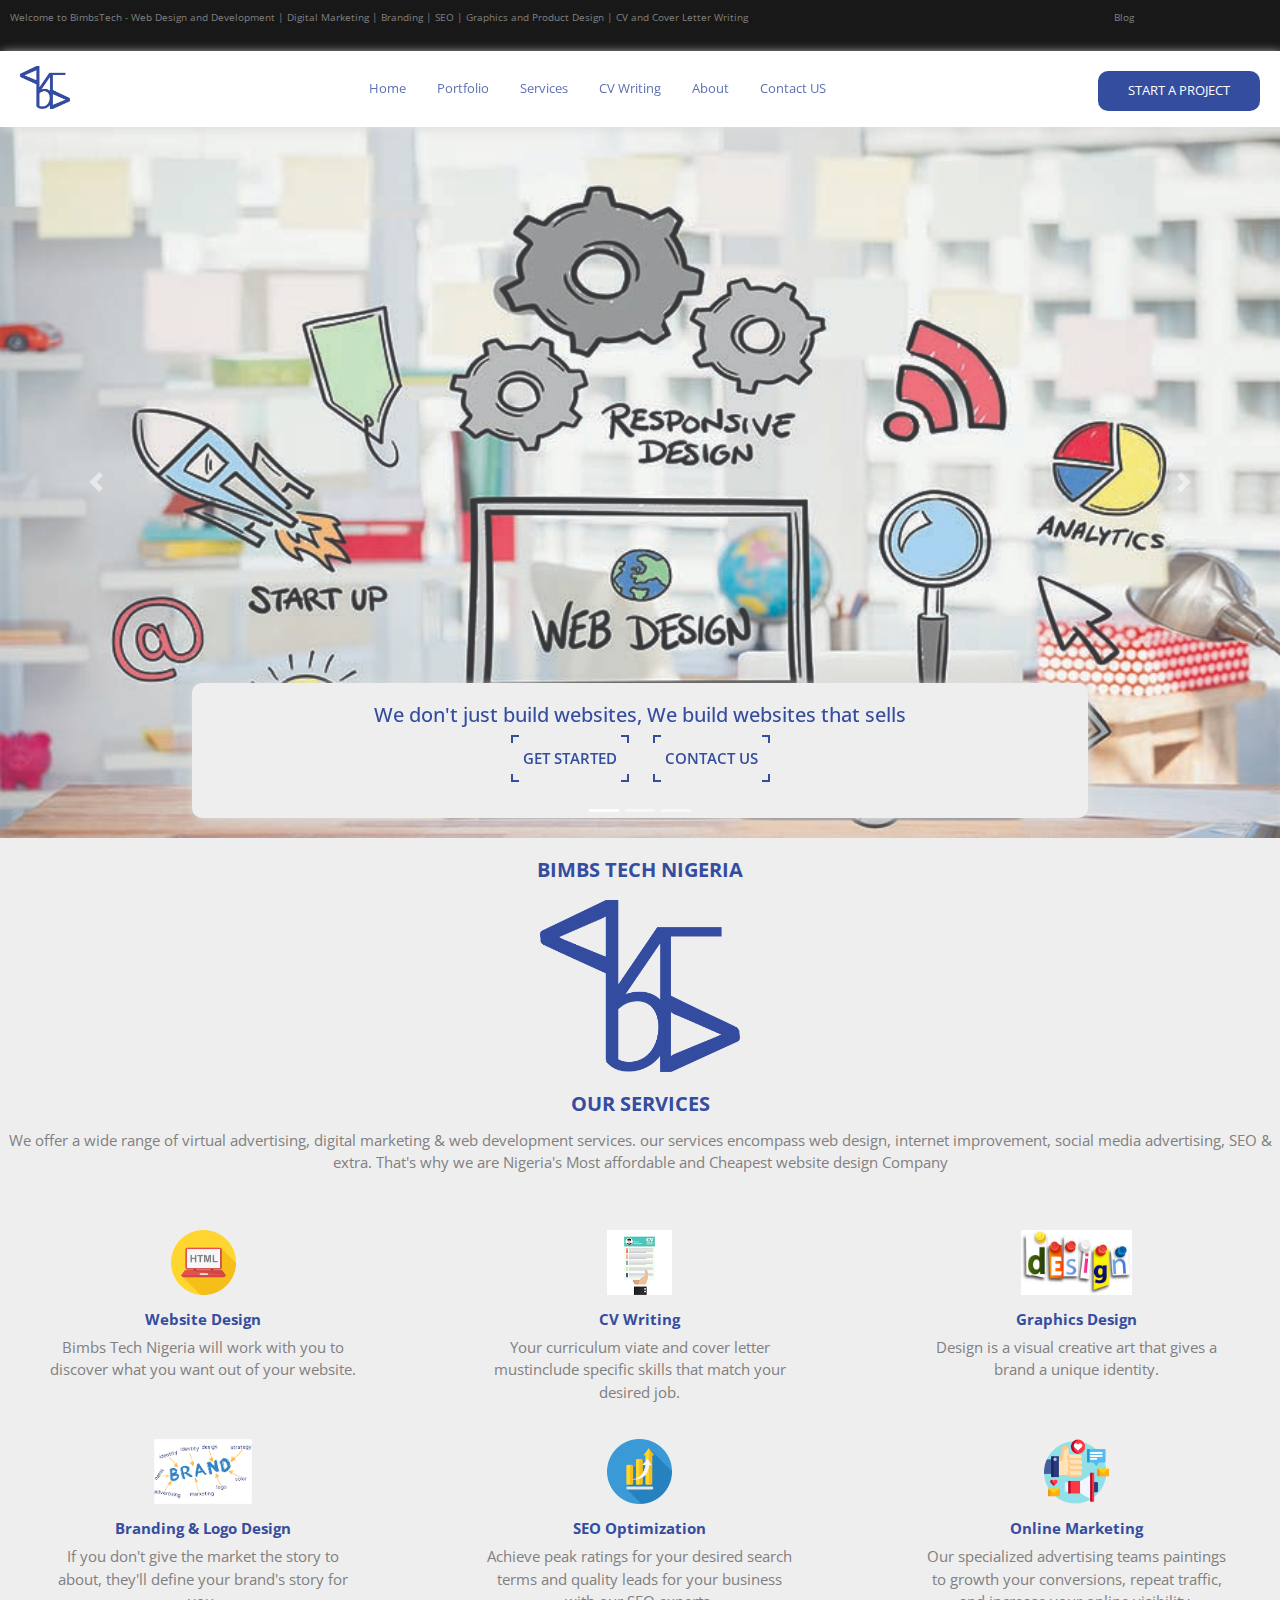
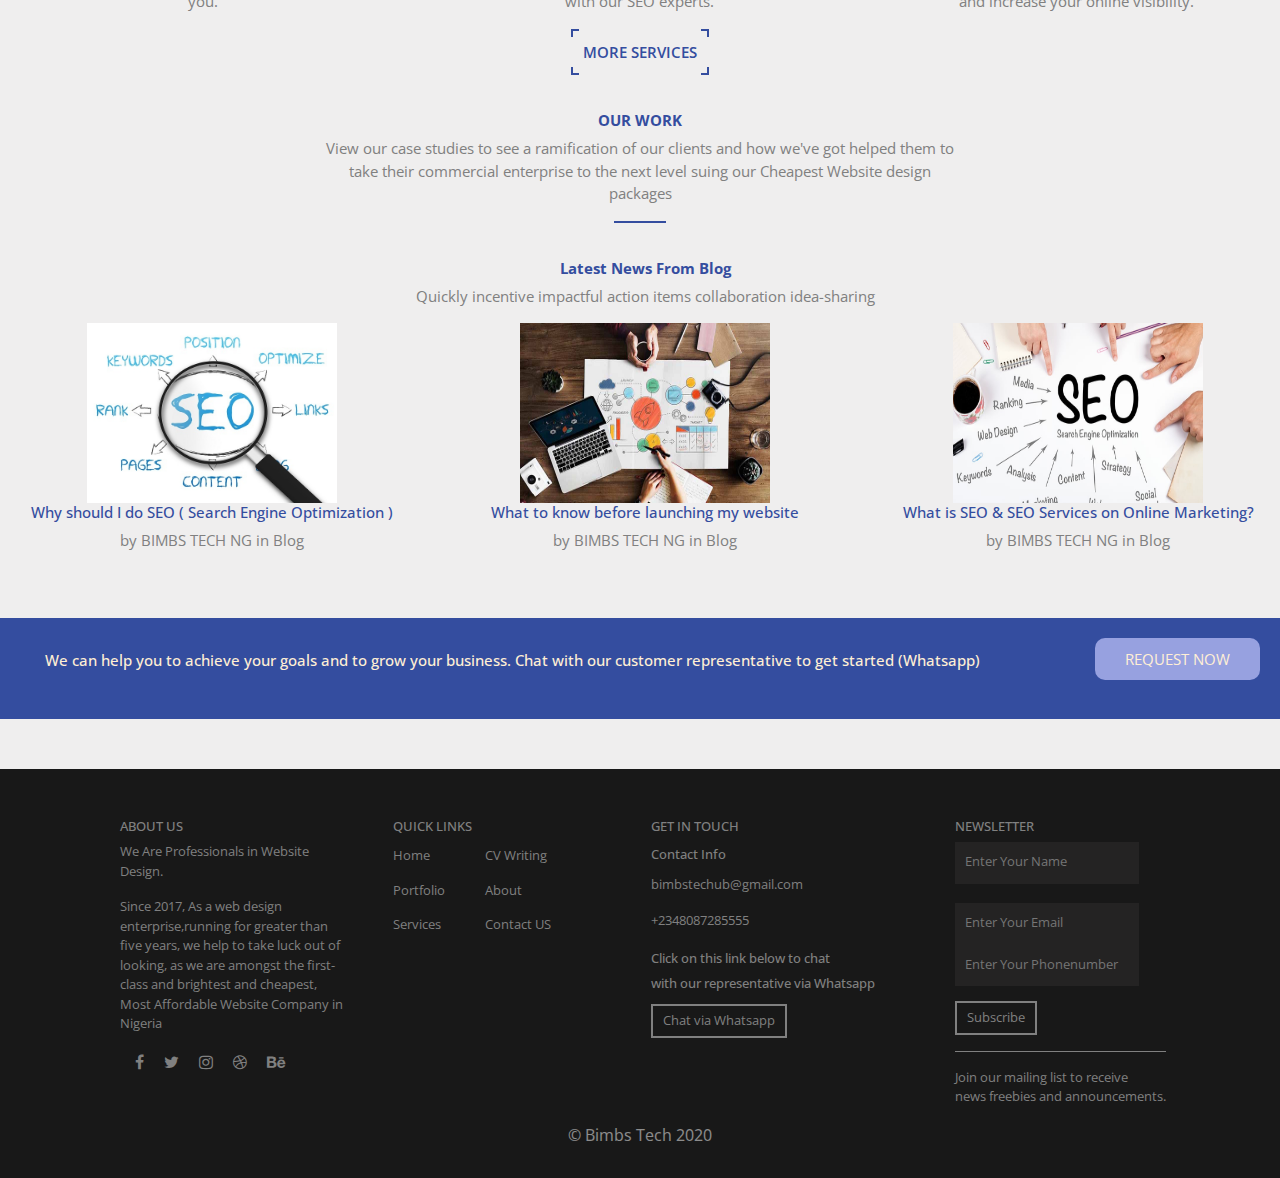
<file: index.html>
<!DOCTYPE html>
<html>
<head>
    <meta charset="utf-8">
    <meta name="viewport" content="width=device-width, initial-scale=1.0">
    <link rel="stylesheet" href="https://cdnjs.cloudflare.com/ajax/libs/font-awesome/4.7.0/css/font-awesome.min.css">
    <link rel="stylesheet" href="https://stackpath.bootstrapcdn.com/bootstrap/4.3.1/css/bootstrap.min.css" integrity="sha384-ggOyR0iXCbMQv3Xipma34MD+dH/1fQ784/j6cY/iJTQUOhcWr7x9JvoRxT2MZw1T" crossorigin="anonymous">
    <link rel="stylesheet" type="text/css" href="css/index.css">
    <!--SmartSupp Live Chat-->
    <!-- Smartsupp Live Chat script -->
<script type="text/javascript">
  var _smartsupp = _smartsupp || {};
  _smartsupp.key = '4f9673031efe767d27449ae5a65f7366a68708d6';
  window.smartsupp||(function(d) {
    var s,c,o=smartsupp=function(){ o._.push(arguments)};o._=[];
    s=d.getElementsByTagName('script')[0];c=d.createElement('script');
    c.type='text/javascript';c.charset='utf-8';c.async=true;
    c.src='https://www.smartsuppchat.com/loader.js?';s.parentNode.insertBefore(c,s);
  })(document);
  </script>
</head>
<body>
    <div class="row first-header">
    <div class="col-sm-9">
    <p class="welcome">Welcome to BimbsTech - Web Design and Development | Digital Marketing | Branding | SEO | Graphics and Product Design | CV and Cover Letter Writing</p>
    </div>
    <div class="col-sm-3 blog-train-num">
    <p>Blog</p>
    </div>
    </div>
<nav class="navbar navbar-expand-lg navbar-light sticky-top" style="background-color: white;">
  <div class="container">
  <a class="navbar-brand" href="#"><img src="file/img/bimbtech.png"></a>
  <button class="navbar-toggler" type="button" data-toggle="collapse" data-target="#navbarSupportedContent" aria-controls="navbarSupportedContent" aria-expanded="false" aria-label="Toggle navigation">
    <span class="navbar-toggler-icon"></span>
  </button>

  <div class="collapse navbar-collapse navUnderline" id="navbarSupportedContent">
    <ul class="navbar-nav justify-content-end">
      <li class="nav-item active">
        <a class="nav-link" href="#" style="color: #344d9f;">Home <span class="sr-only">(current)</span></a>
      </li>
      <li class="nav-item">
        <a class="nav-link" href="portfolio.html" style="color: #344d9f;">Portfolio</a>
      </li>
      <li class="nav-item">
        <a class="nav-link" href="services.html" style="color: #344d9f;">Services</a>
      </li>
      <li class="nav-item">
        <a class="nav-link" href="cvwriting.html" style="color: #344d9f;">CV Writing</a>
      </li>
      <li class="nav-item">
        <a class="nav-link" href="aboutUs.html" style="color: #344d9f;">About</a>
      </li>
      <li class="nav-item">
        <a class="nav-link" href="#contact-us" style="color: #344d9f;">Contact US</a>
      </li>
      <a href="startProject.html"><button type="button" class="btn btn-primary">START A PROJECT</button></a>
    </ul>
  </div>
  </div>
</nav>

<div id="carouselExampleIndicators" class="carousel slide" data-ride="carousel">
  <ol class="carousel-indicators">
    <li data-target="#carouselExampleIndicators" data-slide-to="0" class="active"></li>
    <li data-target="#carouselExampleIndicators" data-slide-to="1"></li>
    <li data-target="#carouselExampleIndicators" data-slide-to="2"></li>
  </ol>
  <div class="carousel-inner">
    <div class="carousel-item active">
      <img class="d-block w-100" src="file/img/background3.jpg" alt="First slide">
        <div class="carousel-caption d-none d-md-block">
            <h5>We don't just build websites, We build websites that sells</h5>
            <a href="services.html"><p class="slide-button"><span>GET STARTED</span></p></a>
            <a href="#contact-us"><p class="slide-button" style="margin-left: 20px"><span>CONTACT US</span></p></a>
                </div>
      </div>
    <div class="carousel-item">
      <img class="d-block w-100" src="file/img/background4.jpg">
            <div class="carousel-caption d-none d-md-block">
                <h5>It's hard to find things that won't sell online</h5>
                <a href="services.html"><p class="slide-button"><span>GET STARTED</span></p></a>
                <a href="#contact-us"><p class="slide-button" style="margin-left: 20px"><span>CONTACT US</span></p></a>
                </div>
        </div>
    <div class="carousel-item">
      <img class="d-block w-100" src="file/img/background5.jpg" alt="Third slide">
        <div class="carousel-caption carousel-move d-none d-md-block">
             <h5>We help brand connect with people</h5>
             <a href="services.html"></a><p class="slide-button"><span>GET STARTED</span></p></a>
             <a href="#contact-us"><p class="slide-button" style="margin-left: 20px"><span>CONTACT US</span></p></a> 
        </div>
    </div>
      
    </div>

  <a class="carousel-control-prev" href="#carouselExampleIndicators" role="button" data-slide="prev">
    <span class="carousel-control-prev-icon" aria-hidden="true"></span>
    <span class="sr-only">Previous</span>
  </a>
  <a class="carousel-control-next" href="#carouselExampleIndicators" role="button" data-slide="next">
    <span class="carousel-control-next-icon" aria-hidden="true"></span>
    <span class="sr-only">Next</span>
  </a>
</div>
    
  <section class="services-section">
        <h2 class="bimbstech-service-header">BIMBS TECH NIGERIA</h2>
        <img src="file/img/bimbtech.png" class="services-section-logo">
        <div class="services-main-text">
            <h2>OUR SERVICES</h2>

            <p>We offer a wide range of virtual advertising, digital marketing & web development services.
            our services encompass web design, internet improvement, social media advertising, SEO &
            extra. That's why we are Nigeria's Most affordable and Cheapest website design Company
            </p>
            
        </div>
      <div class="row">
        <div class="col-sm-4">
            <img src="file/img/websitedesign.png" class="services-section-images">
            <h3 class="services-h3">Website Design</h3>
            <p class="services-p">Bimbs Tech Nigeria will work with you to discover
                what you want out of your website.</p>
        </div>
        <div class="col-sm-4">
            <img src="file/img/cvwriting.png" class="services-section-images">
        <h3 class="services-h3">CV Writing</h3>
            <p class="services-p">Your curriculum viate and
              cover letter mustinclude specific skills
              that match your desired job.
        </p>
        </div>
        
        <div class="col-sm-4">
            <img src="file/img/graphicsdesign.jpg" class="services-section-images">
            <h3 class="services-h3">Graphics Design</h3>
            <p class="services-p">Design is a visual creative art that gives a 
              brand a unique identity.</p>
        </div>
       
    </div>
    <div class="row">
         <div class="col-sm-4">
            <img src="file/img/branding.png" class="services-section-images">
            <h3 class="services-h3">Branding & Logo Design</h3>
            <p class="services-p">If you don't give the market the story to
            about, they'll define your brand's story for you.</p>
        </div>
        <div class="col-sm-4">
            <img src="file/img/seo.png" class="services-section-images">
            <h3 class="services-h3">SEO Optimization</h3>
            <p class="services-p">Achieve peak ratings for your desired search terms
              and quality leads for your business
              with our SEO experts.</p>
        </div>
        <div class="col-sm-4">
            <img src="file/img/onlinemarketing.png" class="services-section-images">
            <h3 class="services-h3">Online Marketing</h3>
            <p class="services-p">Our specialized advertising teams paintings to
            growth your conversions, repeat traffic, and
            increase your online visibility.</p>
        </div>
        
    </div>
    
    <p class="more-service-button-center"><a href="services.html" class="more-service-button" style="text-decoration: none;"><span>More Services</span></a></p>
    </section>
    <section class="our-work">
        <h2>OUR WORK</h2>
        <p>
        View our case studies to see a ramification of our clients and how we've got helped them to<br>
         take their commercial enterprise to the next level suing our Cheapest Website design<br> packages
        </p>
        <hr>
    </section>
    <section class="our-blog">
        <h2>Latest News From Blog</h2>
        <p>Quickly incentive impactful action items collaboration idea-sharing</p>
        <div class="row">
        <div class="col-sm-4">
            <img src="file/img/seo.jpg" class="our-blog-img">
            <h3 class="our-blog-h3">Why should I do SEO ( Search Engine Optimization )</h3>
            <p>by <a>BIMBS TECH NG</a> in <a>Blog</a></p>
        </div>
        <div class="col-sm-4">
        <img src="file/img/main1.jpeg" class="our-blog-img">
            <h3 class="our-blog-h3">What to know before launching my website</h3>
            <p>by <a>BIMBS TECH NG</a> in <a>Blog</a></p>
        </div>
        <div class="col-sm-4">
        <img src="file/img/mainpic3.jpg" class="our-blog-img">
            <h3 class="our-blog-h3">What is SEO & SEO Services on Online Marketing?</h3>
            <p>by <a>BIMBS TECH NG</a> in <a>Blog</a></p>
        </div>
        </div>
    </section>
    <section class="grow-your-business">
        <h4>We can help you to achieve your goals and to grow your business. 
        Chat with our customer representative to get started (Whatsapp)</h4>
        <p><a><button>REQUEST NOW</button></a></p>
    </section>
    <script src="https://code.jquery.com/jquery-3.3.1.slim.min.js" integrity="sha384-q8i/X+965DzO0rT7abK41JStQIAqVgRVzpbzo5smXKp4YfRvH+8abtTE1Pi6jizo" crossorigin="anonymous"></script>
    <script src="https://cdnjs.cloudflare.com/ajax/libs/popper.js/1.14.7/umd/popper.min.js" integrity="sha384-UO2eT0CpHqdSJQ6hJty5KVphtPhzWj9WO1clHTMGa3JDZwrnQq4sF86dIHNDz0W1" crossorigin="anonymous"></script>
    <script src="https://stackpath.bootstrapcdn.com/bootstrap/4.3.1/js/bootstrap.min.js" integrity="sha384-JjSmVgyd0p3pXB1rRibZUAYoIIy6OrQ6VrjIEaFf/nJGzIxFDsf4x0xIM+B07jRM" crossorigin="anonymous"></script>
    <script src="js/index.js"></script>
</body>
<footer>
    <div class="footer">
        <div class="about-us">
            <h5>ABOUT US</h5>
            <p>We Are Professionals in Website<br> Design.</p>
            <p>Since 2017, As a web design <br>enterprise,running for greater than<br>five years, we help to take luck out of<br>looking, as we are amongst the first-<br>class and brightest and cheapest,<br>Most Affordable Website Company in<br>Nigeria</p>
            <p class="icon-bar-center"><div class="col-sm-3 icon-bar">
    <a href="https://facebook.com/bimbstech" class="facebook"><i class="fa fa-facebook"></i></a>
    <a href="https://twitter.com/bimbstech" class="twitter"><i class="fa fa-twitter"></i></a>
    <a href="https://instagram.com/bimbstechub" class="instagram"><i class="fa fa-instagram"></i></a>
    <a href="https://dribbble.com/bigbimbs" class="dribbble"><i class="fa fa-dribbble"></i></a>
    <a href="#" class="behance"><i class="fa fa-behance"></i></a></p>
    </div>
        </div>
            <div class="quick-link">
                <h5>QUICK LINKS</h5>
                <div class="quick-links">
            <div class="quick-links-1">
                <a><p>Home</p></a>
                <a><p>Portfolio</p></a>
                <a><p>Services</p></a>
            </div>
            <div class="quick-links-2">
                <a><p>CV Writing</p></a>
                <a><p>About</p></a>
                <a><p>Contact US</p></a>
            </div>
            </div>
        </div>
        <div class="get-in-touch" id="contact-us">
            <h5>GET IN TOUCH</h5>
            <h6>Contact Info</h6>
            <p>bimbstechub@gmail.com</p>
            <p>+2348087285555</p>
            <h6>Click on this link below to chat<br>with our representative via Whatsapp</h6>
            <a href="https://wa.me/2348087285555?text=Hello%20BimbsTech!%20I%20need%20your%20tech%20services"><button>Chat via Whatsapp</button></a>
        </div>
        <div class="news-letter">
            <h5>NEWSLETTER</h5>
            <form>
            <input type="text" placeholder="Enter Your Name"><br><br>
            <input type="email" placeholder="Enter Your Email"><br>
            <input type="tel" placeholder="Enter Your Phonenumber"><br>
            <button>Subscribe</button>
                </form>
            <hr>
            <p>Join our mailing list to receive<br>news freebies and announcements.</p>
        </div>
       
    </div>
    <p class="copyright">&#169 Bimbs Tech 2020</p>
    </footer>
    
</html>
</file>
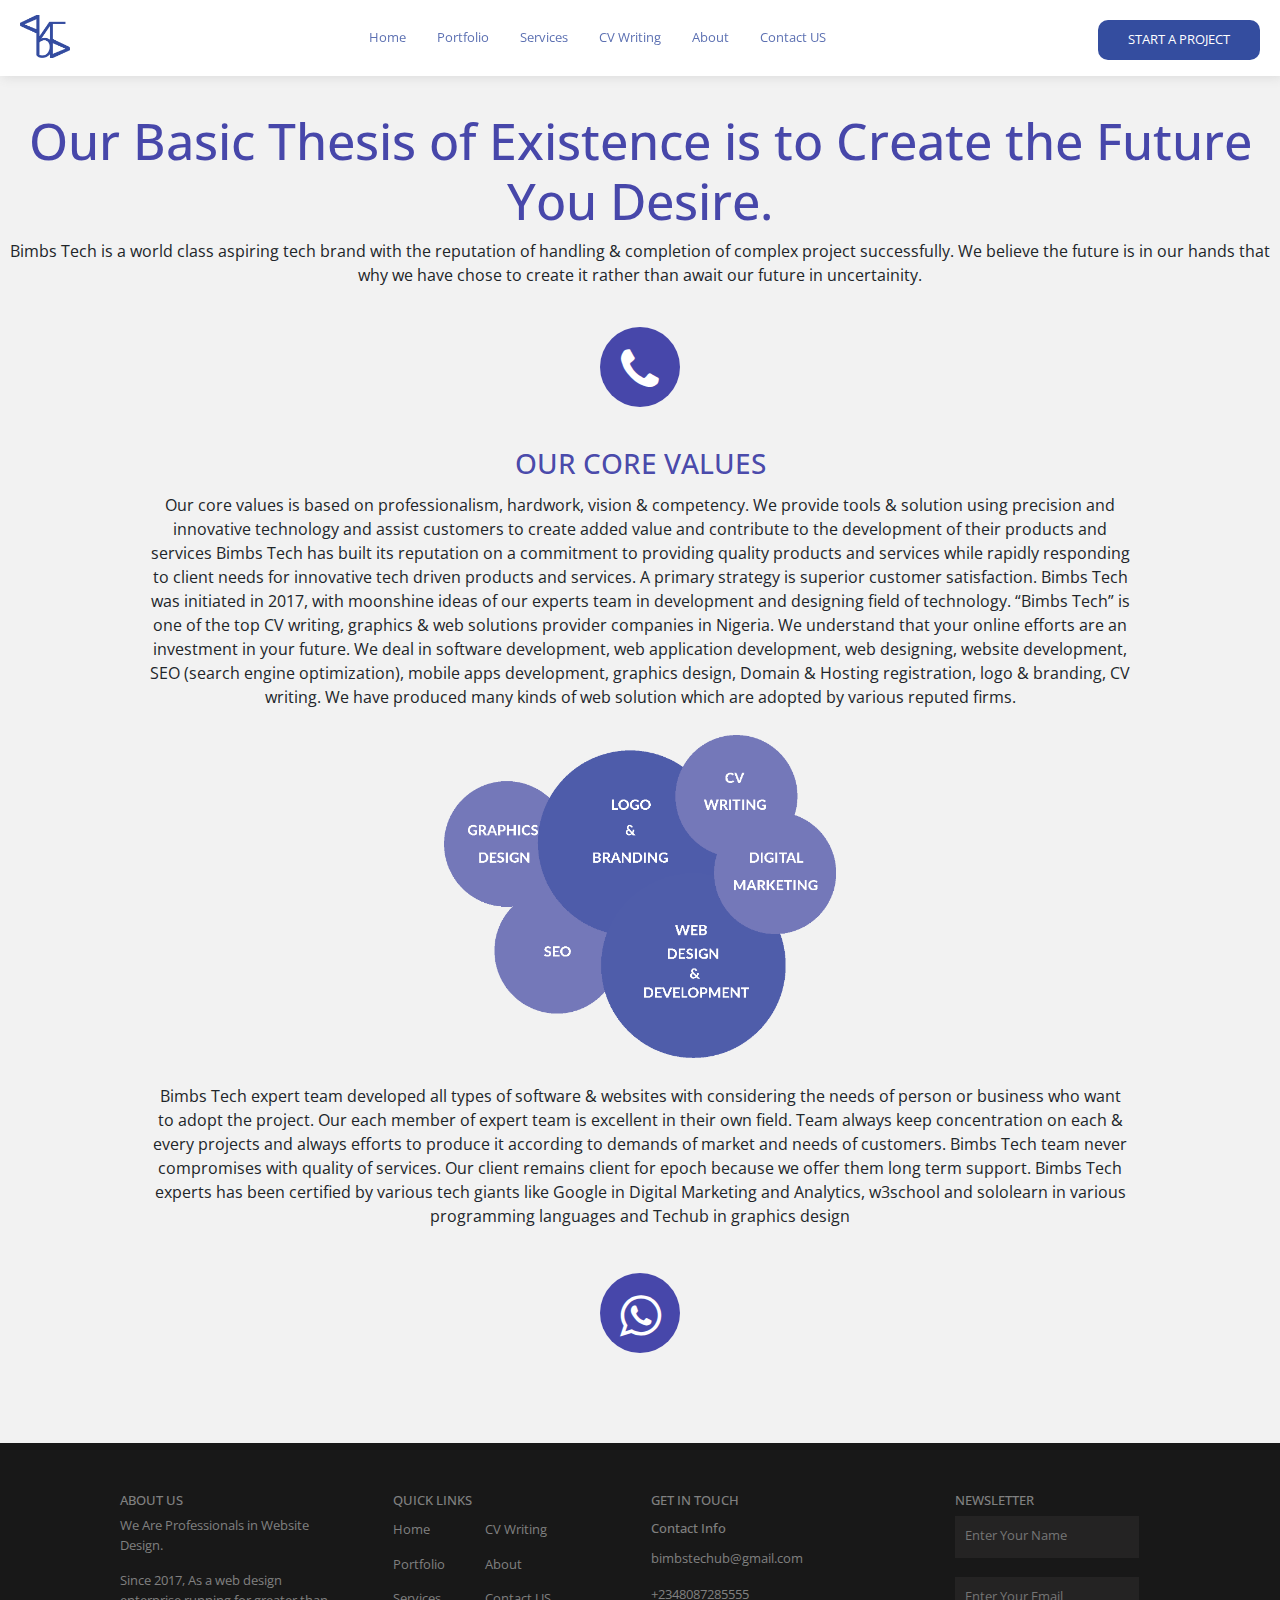
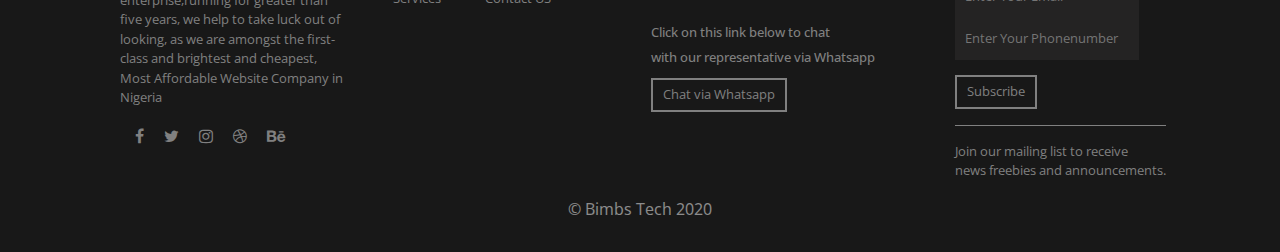
<file: aboutUs.html>
<!DOCTYPE html>
<html>
<head>
    <meta charset="utf-8">
    <meta name="viewport" content="width=device-width, initial-scale=1.0">
    <link rel="stylesheet" href="https://cdnjs.cloudflare.com/ajax/libs/font-awesome/4.7.0/css/font-awesome.min.css">
    <link rel="stylesheet" href="https://stackpath.bootstrapcdn.com/bootstrap/4.3.1/css/bootstrap.min.css" integrity="sha384-ggOyR0iXCbMQv3Xipma34MD+dH/1fQ784/j6cY/iJTQUOhcWr7x9JvoRxT2MZw1T" crossorigin="anonymous">
    <link rel="stylesheet" type="text/css" href="css/index.css">
    <link rel="stylesheet" type="text/css" href="css/aboutUs.css">
    <link rel="stylesheet" href="https://maxcdn.bootstrapcdn.com/font-awesome/4.7.0/css/font-awesome.min.css">
    <!-- Smartsupp Live Chat script -->
<script type="text/javascript">
  var _smartsupp = _smartsupp || {};
  _smartsupp.key = '4f9673031efe767d27449ae5a65f7366a68708d6';
  window.smartsupp||(function(d) {
    var s,c,o=smartsupp=function(){ o._.push(arguments)};o._=[];
    s=d.getElementsByTagName('script')[0];c=d.createElement('script');
    c.type='text/javascript';c.charset='utf-8';c.async=true;
    c.src='https://www.smartsuppchat.com/loader.js?';s.parentNode.insertBefore(c,s);
  })(document);
  </script>
</head>
<body>
  <nav class="navbar navbar-expand-lg navbar-light sticky-top" style="background-color: white;">
    <div class="container">
    <a class="navbar-brand" href="#"><img src="file/img/bimbtech.png"></a>
    <button class="navbar-toggler" type="button" data-toggle="collapse" data-target="#navbarSupportedContent" aria-controls="navbarSupportedContent" aria-expanded="false" aria-label="Toggle navigation">
      <span class="navbar-toggler-icon"></span>
    </button>
  
    <div class="collapse navbar-collapse navUnderline" id="navbarSupportedContent">
      <ul class="navbar-nav justify-content-end">
        <li class="nav-item active">
          <a class="nav-link" href="index.html" style="color: #344d9f;">Home <span class="sr-only">(current)</span></a>
        </li>
        <li class="nav-item">
          <a class="nav-link" href="portfolio.html" style="color: #344d9f;">Portfolio</a>
        </li>
        <li class="nav-item">
          <a class="nav-link" href="services.html" style="color: #344d9f;">Services</a>
        </li>
        <li class="nav-item">
          <a class="nav-link" href="cvwriting.html" style="color: #344d9f;">CV Writing</a>
        </li>
        <li class="nav-item">
          <a class="nav-link" href="aboutUs.html" style="color: #344d9f;">About</a>
        </li>
        <li class="nav-item">
          <a class="nav-link" href="#contact-us" style="color: #344d9f;">Contact US</a>
        </li>
        <a href="startProject.html"><button type="button" class="btn btn-primary">START A PROJECT</button></a>
      </ul>
    </div>
    </div>
  </nav>

    <div class="section-1">
        <h1>Our Basic Thesis of Existence
            is to Create the Future
            You Desire.</h1>
        <p>Bimbs Tech is a world class aspiring tech brand with the reputation
            of handling & completion of complex project successfully.
            We believe the future is in our hands that why we have chose to
            create it rather than await our future in uncertainity.</p>
        <a href="tel:+2348087285555"><div class="pulse">
              <i class="fa fa-phone" aria-hidden="true"></i>
        </div></a>
    </div>
    <div class="section-2">
      <h3>OUR CORE VALUES</h3>
        <p>
          Our core values is based on professionalism, hardwork, vision & competency. We provide tools & solution using precision and innovative
          technology and assist customers to create added value and contribute to the development of their products and services 
          Bimbs Tech has built its reputation on a commitment to providing quality products and services while rapidly responding to client needs
          for innovative tech driven products and services. A primary strategy is superior customer satisfaction. Bimbs Tech was initiated in 2017,
          with moonshine ideas of our experts team in development and designing field of technology. “Bimbs Tech” is one of the top CV writing,
          graphics & web solutions provider companies in Nigeria. We understand that your online efforts are an investment in your future. We deal
          in software development, web application development, web designing, website development, SEO (search engine optimization), mobile apps
          development, graphics design, Domain & Hosting registration, logo & branding, CV writing. We have produced many kinds of web solution
          which are adopted by various reputed firms.</p>
          <p><img src="file/img/bimbservice2.png" alt=""></p>
        <p>Bimbs Tech expert team developed all types of software & websites with considering the needs of person or business who want to adopt the
          project. Our each member of expert team is excellent in their own field. Team always keep concentration on each & every projects and always
          efforts to produce it according to demands of market and needs of customers. Bimbs Tech team never compromises with quality of services.
          Our client remains client for epoch because we offer them long term support. Bimbs Tech experts has been certified by various tech giants like
          Google in Digital Marketing and Analytics, w3school and sololearn in various programming languages and Techub in graphics design
        </p>
        <a href="https://wa.me/2348087285555?text=Hello%20BimbsTech!%20I%20need%20your%20tech%20services"><div class="pulse">
          <i class="fa fa-whatsapp" aria-hidden="true"></i>
        </div></a>
    </div>
    <script src="https://code.jquery.com/jquery-3.3.1.slim.min.js" integrity="sha384-q8i/X+965DzO0rT7abK41JStQIAqVgRVzpbzo5smXKp4YfRvH+8abtTE1Pi6jizo" crossorigin="anonymous"></script>
    <script src="https://cdnjs.cloudflare.com/ajax/libs/popper.js/1.14.7/umd/popper.min.js" integrity="sha384-UO2eT0CpHqdSJQ6hJty5KVphtPhzWj9WO1clHTMGa3JDZwrnQq4sF86dIHNDz0W1" crossorigin="anonymous"></script>
    <script src="https://stackpath.bootstrapcdn.com/bootstrap/4.3.1/js/bootstrap.min.js" integrity="sha384-JjSmVgyd0p3pXB1rRibZUAYoIIy6OrQ6VrjIEaFf/nJGzIxFDsf4x0xIM+B07jRM" crossorigin="anonymous"></script>
    <script src="js/index.js"></script>
</body>
<footer>
  <div class="footer">
      <div class="about-us">
          <h5>ABOUT US</h5>
          <p>We Are Professionals in Website<br> Design.</p>
          <p>Since 2017, As a web design <br>enterprise,running for greater than<br>five years, we help to take luck out of<br>looking, as we are amongst the first-<br>class and brightest and cheapest,<br>Most Affordable Website Company in<br>Nigeria</p>
          <div class="col-sm-3 icon-bar">
  <a href="https://facebook.com/bimbstech" class="facebook"><i class="fa fa-facebook"></i></a>
  <a href="https://twitter.com/bimbstech" class="twitter"><i class="fa fa-twitter"></i></a>
  <a href="https://instagram.com/bimbstechub" class="instagram"><i class="fa fa-instagram"></i></a>
  <a href="https://dribbble.com/bigbimbs" class="dribbble"><i class="fa fa-dribbble"></i></a>
  <a href="#" class="behance"><i class="fa fa-behance"></i></a>
  </div>
      </div>
          <div class="quick-link">
              <h5>QUICK LINKS</h5>
              <div class="quick-links">
          <div class="quick-links-1">
              <a><p>Home</p></a>
              <a><p>Portfolio</p></a>
              <a><p>Services</p></a>
          </div>
          <div class="quick-links-2">
              <a><p>CV Writing</p></a>
              <a><p>About</p></a>
              <a><p>Contact US</p></a>
          </div>
          </div>
      </div>
      <div class="get-in-touch" id="contact-us">
          <h5>GET IN TOUCH</h5>
          <h6>Contact Info</h6>
          <p>bimbstechub@gmail.com</p>
          <p>+2348087285555</p>
          <h6>Click on this link below to chat<br>with our representative via Whatsapp</h6>
          <a href="https://wa.me/2348087285555?text=Hello%20BimbsTech!%20I%20need%20your%20tech%20services"><button>Chat via Whatsapp</button></a>
      </div>
      <div class="news-letter">
          <h5>NEWSLETTER</h5>
          <form>
          <input type="text" placeholder="Enter Your Name"><br><br>
          <input type="email" placeholder="Enter Your Email"><br>
          <input type="tel" placeholder="Enter Your Phonenumber"><br>
          <button>Subscribe</button>
              </form>
          <hr>
          <p>Join our mailing list to receive<br>news freebies and announcements.</p>
      </div>
     
  </div>
  <p class="copyright">&#169 Bimbs Tech 2020</p>
  </footer>
  </html>
</file>
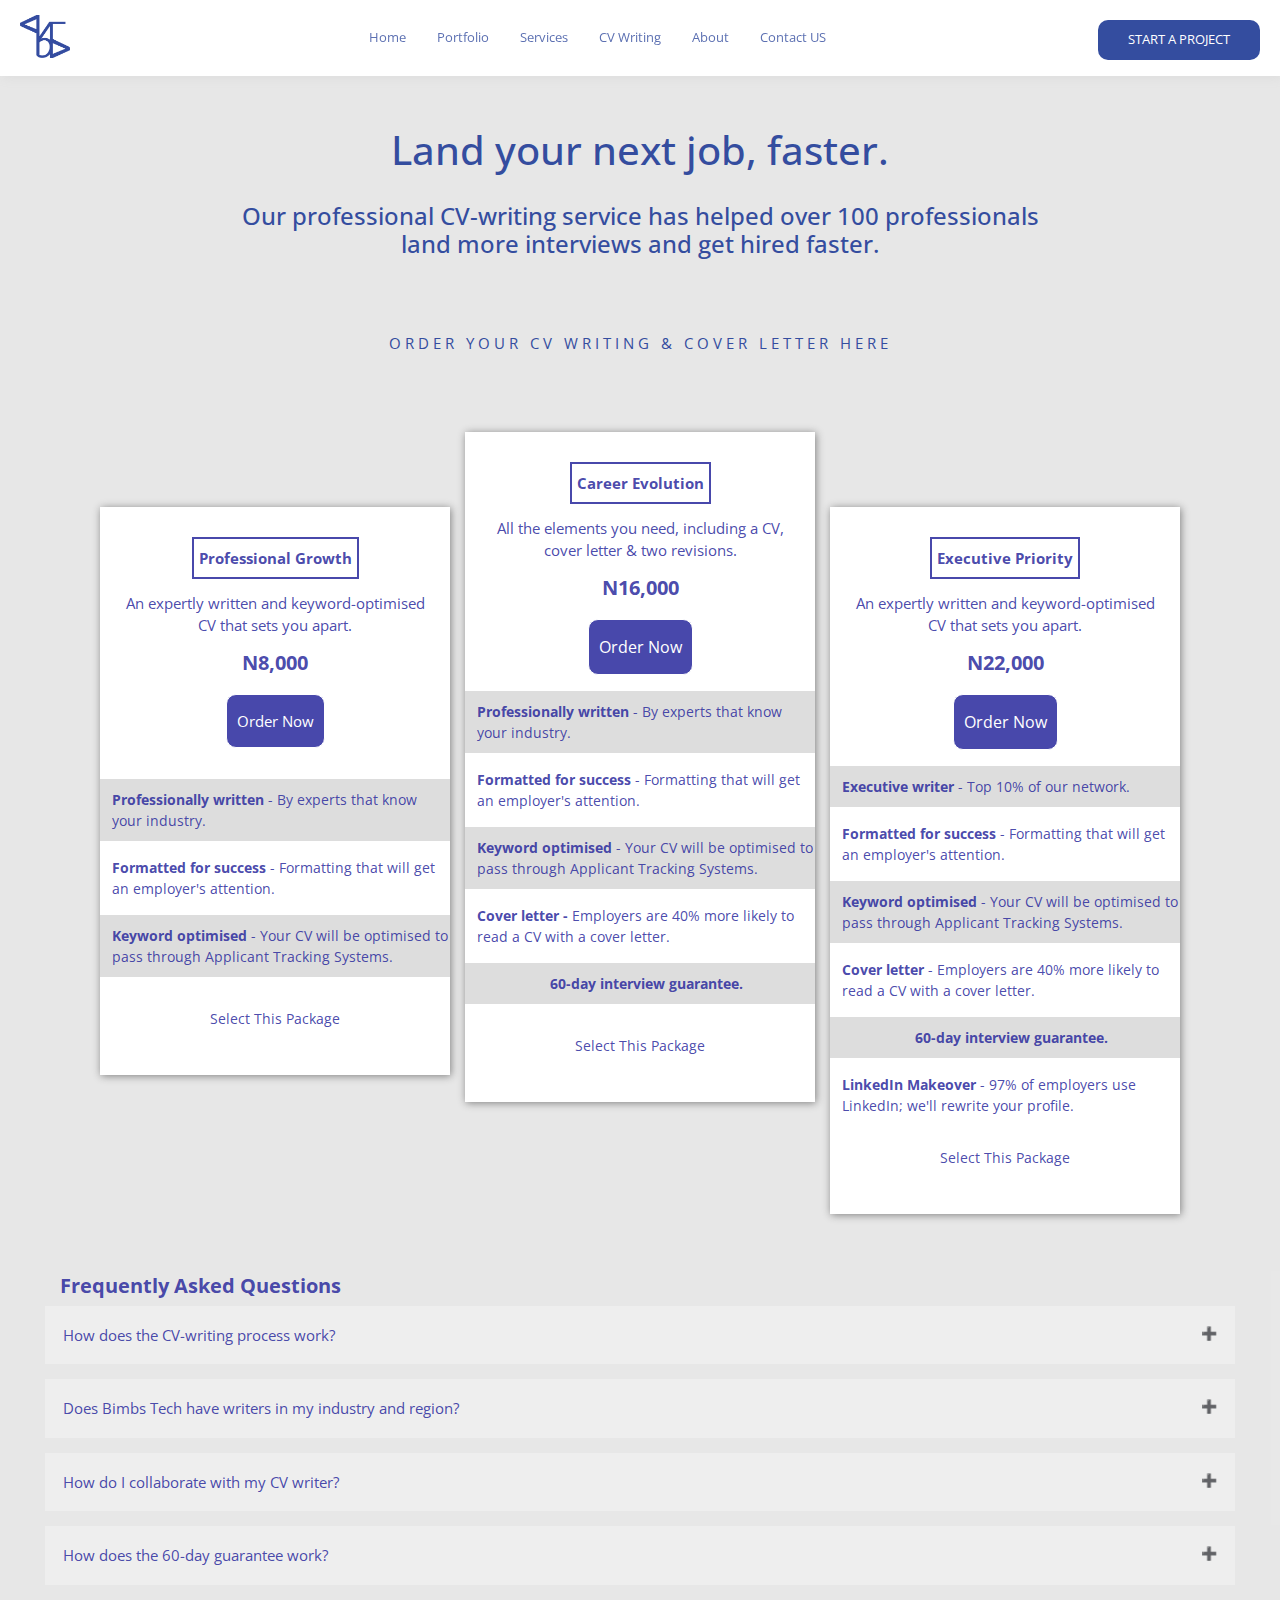
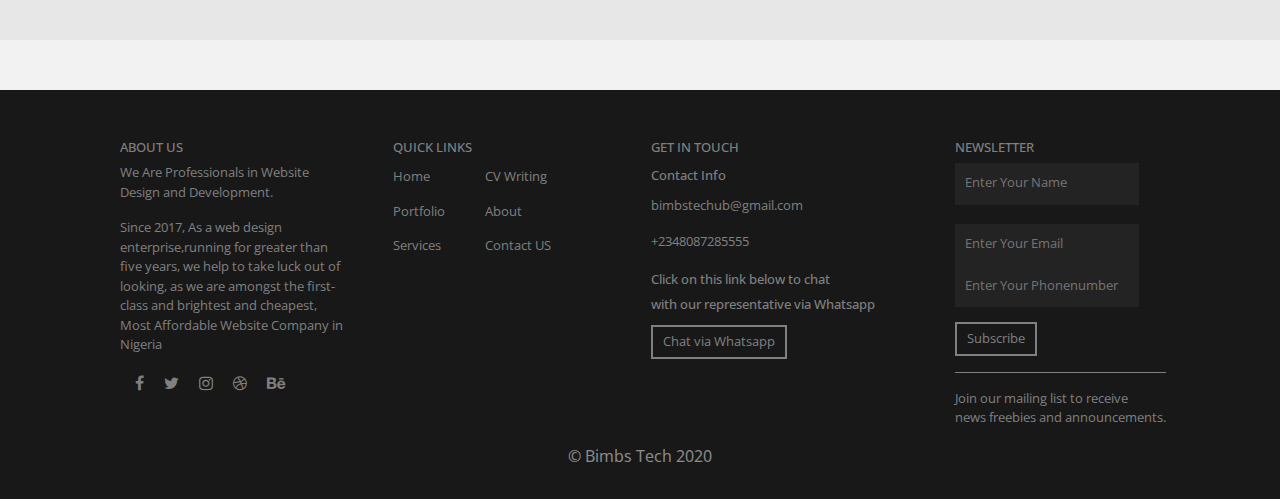
<file: cvwriting.html>
<!DOCTYPE html>
<html>
<head>
    <meta charset="utf-8">
    <meta name="viewport" content="width=device-width, initial-scale=1.0">
    <link rel="stylesheet" href="https://cdnjs.cloudflare.com/ajax/libs/font-awesome/4.7.0/css/font-awesome.min.css">
    <link rel="stylesheet" href="https://stackpath.bootstrapcdn.com/bootstrap/4.3.1/css/bootstrap.min.css" integrity="sha384-ggOyR0iXCbMQv3Xipma34MD+dH/1fQ784/j6cY/iJTQUOhcWr7x9JvoRxT2MZw1T" crossorigin="anonymous">
    <link rel="stylesheet" type="text/css" href="css/index.css">
    <link rel="stylesheet" type="text/css" href="css/cvwriting.css">
    <!-- Smartsupp Live Chat script -->
<script type="text/javascript">
  var _smartsupp = _smartsupp || {};
  _smartsupp.key = '4f9673031efe767d27449ae5a65f7366a68708d6';
  window.smartsupp||(function(d) {
    var s,c,o=smartsupp=function(){ o._.push(arguments)};o._=[];
    s=d.getElementsByTagName('script')[0];c=d.createElement('script');
    c.type='text/javascript';c.charset='utf-8';c.async=true;
    c.src='https://www.smartsuppchat.com/loader.js?';s.parentNode.insertBefore(c,s);
  })(document);
  </script>
</head>
<body>
<nav class="navbar navbar-expand-lg navbar-light sticky-top" style="background-color: white;">
  <div class="container">
  <a class="navbar-brand" href="#"><img src="file/img/bimbtech.png"></a>
  <button class="navbar-toggler" type="button" data-toggle="collapse" data-target="#navbarSupportedContent" aria-controls="navbarSupportedContent" aria-expanded="false" aria-label="Toggle navigation">
    <span class="navbar-toggler-icon"></span>
  </button>

  <div class="collapse navbar-collapse navUnderline" id="navbarSupportedContent">
    <ul class="navbar-nav justify-content-end" style="color:#344d9f;">
      <li class="nav-item">
        <a class="nav-link" href="index.html" style="color:#344d9f;">Home <span class="sr-only">(current)</span></a>
      </li>
      <li class="nav-item">
        <a class="nav-link" href="portfolio.html" style="color:#344d9f;">Portfolio</a>
      </li>
      <li class="nav-item">
        <a class="nav-link" href="services.html" style="color:#344d9f;">Services</a>
      </li>
      <li class="nav-item">
        <a class="nav-link" href="#" style="color:#344d9f;">CV Writing</a>
      </li>
      <li class="nav-item">
        <a class="nav-link" href="aboutUs.html" style="color:#344d9f;">About</a>
      </li>
      <li class="nav-item">
        <a class="nav-link" href="#contact-us" style="color:#344d9f;">Contact US</a>
      </li>
      <a href="startProject.html"><button type="button" class="btn btn-primary">START A PROJECT</button></a>
    </ul>
  </div>
  </div>
</nav>
    <div class="sectioncv-1">
        <h1>Land your next job, faster.</h1>
        <h4>Our professional CV-writing service has helped over 100 professionals<br>
        land more interviews and get hired faster.</h4>
        <p><a href="https://wa.me/2348087285555?text=Hello%20BimbsTech!%20I%20need%20a%20cv20%and20%cover20%letter20%writing">
        <span></span>
        <span></span>
        <span></span>
        <span></span>
    Order Your CV Writing & Cover Letter Here</a></p>
    </div>
    <div class="sectioncv-2"> 
          <div class="sectioncv-2-1">
              <h5>Professional Growth</h5>
             <p class="main-text">An expertly written and keyword-optimised CV that sets you apart.</p>
             <p class="cv-price">N8,000</p>
              <p style="text-align: center"><a href="https://wa.me/2348087285555?text=Hello%20BimbsTech!%20I%20need%20a%20professional%20growth%20CV"><button class="order-now">Order Now</button></a></p>
              <p class="accordion" style="text-align: center;">View More Details</p>
              <div class="panel">
            <div class="sectioncv1">
                <p><span class="text-bold">Professionally written</span> - By experts that know your industry.</p>
            </div>
            <div class="sectioncv2">
                <p><span class="text-bold">Formatted for success</span> - Formatting that will get an employer's attention.</p>
            </div>
            <div class="sectioncv1">
                <p><span class="text-bold">Keyword optimised</span> - Your CV will be optimised to pass through Applicant Tracking Systems.</p>
            </div>
            <a class="cv-package" href="https://wa.me/2348087285555?text=Hello%20BimbsTech!%20I%20need%20a%20professional%20growth%20CV"><p>Select This Package</p></a>
              </div>
          </div>
          <div class="sectioncv-2-2">
          <h5>Career Evolution</h5>
          <p class="main-text">All the elements you need, including a CV, cover letter & two revisions.</p>
             <p class="cv-price">N16,000</p>
              <p style="text-align: center"><a href="https://wa.me/2348087285555?text=Hello%20BimbsTech!%20I%20need%20a%20career%20evolution%20CV"><button>Order Now</button></a></p>
              <p class="accordion" style="text-align: center;">View More Details</p>
              <div class="panel">
             <div class="sectioncv1">
            <p><span class="text-bold">Professionally written</span> - By experts that know your industry.</p>
              </div>
             <div class="sectioncv2">
                 <p><span class="text-bold">Formatted for success</span> - Formatting that will get an employer's attention.</p>
            </div>
             <div class="sectioncv1">
                 <p><span class="text-bold">Keyword optimised</span> - Your CV will be optimised to pass through Applicant Tracking Systems.</p>
              </div>
             <div class="sectioncv2">
                 <p><span class="text-bold">Cover letter -</span> Employers are 40% more likely to read a CV with a cover letter.</p>
              </div>
             <div class="sectioncv1">
            <p p class="text-bold" style="text-align: center">60-day interview guarantee.</p>
              </div>
            <a class="cv-package" href="https://wa.me/2348087285555?text=Hello%20BimbsTech!%20I%20need%20a%20career%20evolution%20CV"><p>Select This Package</p></a>
              </div>
            
          </div>
          <div class="sectioncv-2-3">
          <h5>Executive Priority</h5>
            <p class="main-text">An expertly written and keyword-optimised CV that sets you apart.</p>
            <p class="cv-price">N22,000</p>
             <p style="text-align: center"><a href="https://wa.me/2348087285555?text=Hello%20BimbsTech!%20I%20need%20a%20Executive%20Priority%20CV"><button>Order Now</button></a></p>
            <p class="accordion" style="text-align: center;">View More Details</p>
              <div class="panel">
             <div class="sectioncv1">
                 <p><span class="text-bold">Executive writer</span> - Top 10% of our network.</p>
              </div>
             <div class="sectioncv2">
                 <p><span class="text-bold">Formatted for success</span> - Formatting that will get an employer's attention.</p>
              </div>
             <div class="sectioncv1">
                 <p><span class="text-bold">Keyword optimised</span> - Your CV will be optimised to pass through Applicant Tracking Systems.</p>
              </div>
             <div class="sectioncv2">
                 <p><span class="text-bold">Cover letter</span> - Employers are 40% more likely to read a CV with a cover letter.</p>
              </div>
             <div class="sectioncv1">
            <p class="text-bold" style="text-align: center">60-day interview guarantee.</p>
              </div>
             <div class="sectioncv2">
                 <p><span class="text-bold">LinkedIn Makeover</span> - 97% of employers use LinkedIn; we'll rewrite your profile.</p>
              </div>
            <a class="cv-package" href="https://wa.me/2348087285555?text=Hello%20BimbsTech!%20I%20need%20a%20Executive%20Priority%20CV"><p>Select This Package</p></a>
              </div>
          </div>
    </div>
    <div class="sectioncv-3 row">
    <div class="sectioncv-3-body col-sm-12">
      <h3 class="sectioncv-3-header col-sm-4">Frequently Asked Questions</h3>
        <button class="accordion-cv">How does the CV-writing process work?</button>
              <div class="panel-cv">
                Bimbs Tech uses the expert knowledge of our CV writers, combined with feedback from CV-scanning software called applicant tracking systems (ATS). ATS filters applicants based on keywords and formatting, and TopCV analyses your CV using similar technology. Our expert writers break down this analysis to figure out how to make your CV more effective.

Your writer will collaborate with you to provide a first draft, which will be delivered to you in about a week. Then, you'll have another week to provide feedback to your writer, with up to two rounds of<br>revisions. The process typically takes one to two weeks.
              </div>
        <button class="accordion-cv">Does Bimbs Tech have writers in my industry and region?</button>
              <div class="panel-cv">
                Our network of over 20 writers has experience in over 15 industries. We connect you with a CV-writing expert for your industry.

Our CV writers with expert knowledge of your industry are qualified in showcasing your accomplishments by using the same terminology, that hiring managers look for in your field. This means that important keywords, along with your skills and achievements, will stand out to hiring managers and satisfy all electronic screening tools.
              </div>
        <button class="accordion-cv">How do I collaborate with my CV writer?</button>
              <div class="panel-cv">
                Our CV-writing process is collaborative between the writer and the client. We use your old CV as a primary source of information. If you don’t have a CV, don’t worry, your writer will send you a brief questionnaire that will provide all the information that we need to get started. Once this has been provided, your new CV will be delivered to you in about a week. Then, you'll have another week to provide feedback to your writer, with up to two rounds of revisions. The process typically takes one to two weeks.
              </div>
        <button class="accordion-cv">How does the 60-day guarantee work?</button>
              <div class="panel-cv">
                Not only do we professionally write your CV, we want to make sure it gets you results. So, if you are not receiving two times more job interviews within 60 days of receiving your CV, we will write it again one time, free-of-charge. You must notify us in writing within 180 days of receiving your final copy. Only certain packages are eligible for our guarantee.
              </div>
        </div>
    <div class="sectioncv-4"></div>
    </div>

    <script>
        var acc = document.getElementsByClassName("accordion");
var i;

for (i = 0; i < acc.length; i++) {
  acc[i].addEventListener("click", function() {
    /* Toggle between adding and removing the "active" class,
    to highlight the button that controls the panel */
    this.classList.toggle("active");

    /* Toggle between hiding and showing the active panel */
    var panel = this.nextElementSibling;
    if (panel.style.display === "block") {
      panel.style.display = "none";
    } else {
      panel.style.display = "block";
    }
  });
}
    </script>
    <script>
        var acc = document.getElementsByClassName("accordion-cv");
var i;

for (i = 0; i < acc.length; i++) {
  acc[i].addEventListener("click", function() {
    /* Toggle between adding and removing the "active" class,
    to highlight the button that controls the panel */
    this.classList.toggle("active");

    /* Toggle between hiding and showing the active panel */
    var panel = this.nextElementSibling;
    if (panel.style.display === "block") {
      panel.style.display = "none";
    } else {
      panel.style.display = "block";
    }
  });
}
    </script>
    <script src="https://code.jquery.com/jquery-3.3.1.slim.min.js" integrity="sha384-q8i/X+965DzO0rT7abK41JStQIAqVgRVzpbzo5smXKp4YfRvH+8abtTE1Pi6jizo" crossorigin="anonymous"></script>
    <script src="https://cdnjs.cloudflare.com/ajax/libs/popper.js/1.14.7/umd/popper.min.js" integrity="sha384-UO2eT0CpHqdSJQ6hJty5KVphtPhzWj9WO1clHTMGa3JDZwrnQq4sF86dIHNDz0W1" crossorigin="anonymous"></script>
    <script src="https://stackpath.bootstrapcdn.com/bootstrap/4.3.1/js/bootstrap.min.js" integrity="sha384-JjSmVgyd0p3pXB1rRibZUAYoIIy6OrQ6VrjIEaFf/nJGzIxFDsf4x0xIM+B07jRM" crossorigin="anonymous"></script>
</body>
<footer>
  <div class="footer">
      <div class="about-us">
          <h5>ABOUT US</h5>
          <p>We Are Professionals in Website<br> Design and Development.</p>
          <p>Since 2017, As a web design <br>enterprise,running for greater than<br>five years, we help to take luck out of<br>looking, as we are amongst the first-<br>class and brightest and cheapest,<br>Most Affordable Website Company in<br>Nigeria</p>
          <div class="col-sm-3 icon-bar">
  <a href="https://facebook.com/bimbstech" class="facebook"><i class="fa fa-facebook"></i></a>
  <a href="https://twitter.com/bimbstech" class="twitter"><i class="fa fa-twitter"></i></a>
  <a href="https://instagram.com/bimbstechub" class="instagram"><i class="fa fa-instagram"></i></a>
  <a href="https://dribbble.com/bigbimbs" class="dribbble"><i class="fa fa-dribbble"></i></a>
  <a href="#" class="behance"><i class="fa fa-behance"></i></a>
  </div>
      </div>
          <div class="quick-link">
              <h5>QUICK LINKS</h5>
              <div class="quick-links">
          <div class="quick-links-1">
              <a><p>Home</p></a>
              <a><p>Portfolio</p></a>
              <a><p>Services</p></a>
          </div>
          <div class="quick-links-2">
              <a><p>CV Writing</p></a>
              <a><p>About</p></a>
              <a><p>Contact US</p></a>
          </div>
          </div>
      </div>
      <div class="get-in-touch" id="contact-us">
          <h5>GET IN TOUCH</h5>
          <h6>Contact Info</h6>
          <p>bimbstechub@gmail.com</p>
          <p>+2348087285555</p>
          <h6>Click on this link below to chat<br>with our representative via Whatsapp</h6>
          <a href="https://wa.me/2348087285555?text=Hello%20BimbsTech!%20I%20need%20your%20tech%20services"><button>Chat via Whatsapp</button></a>
      </div>
      <div class="news-letter">
          <h5>NEWSLETTER</h5>
          <form>
          <input type="text" placeholder="Enter Your Name"><br><br>
          <input type="email" placeholder="Enter Your Email"><br>
          <input type="tel" placeholder="Enter Your Phonenumber"><br>
          <button>Subscribe</button>
              </form>
          <hr>
          <p>Join our mailing list to receive<br>news freebies and announcements.</p>
      </div>
     
  </div>
  <p class="copyright">&#169 Bimbs Tech 2020</p>
  </footer>
</html>
</file>
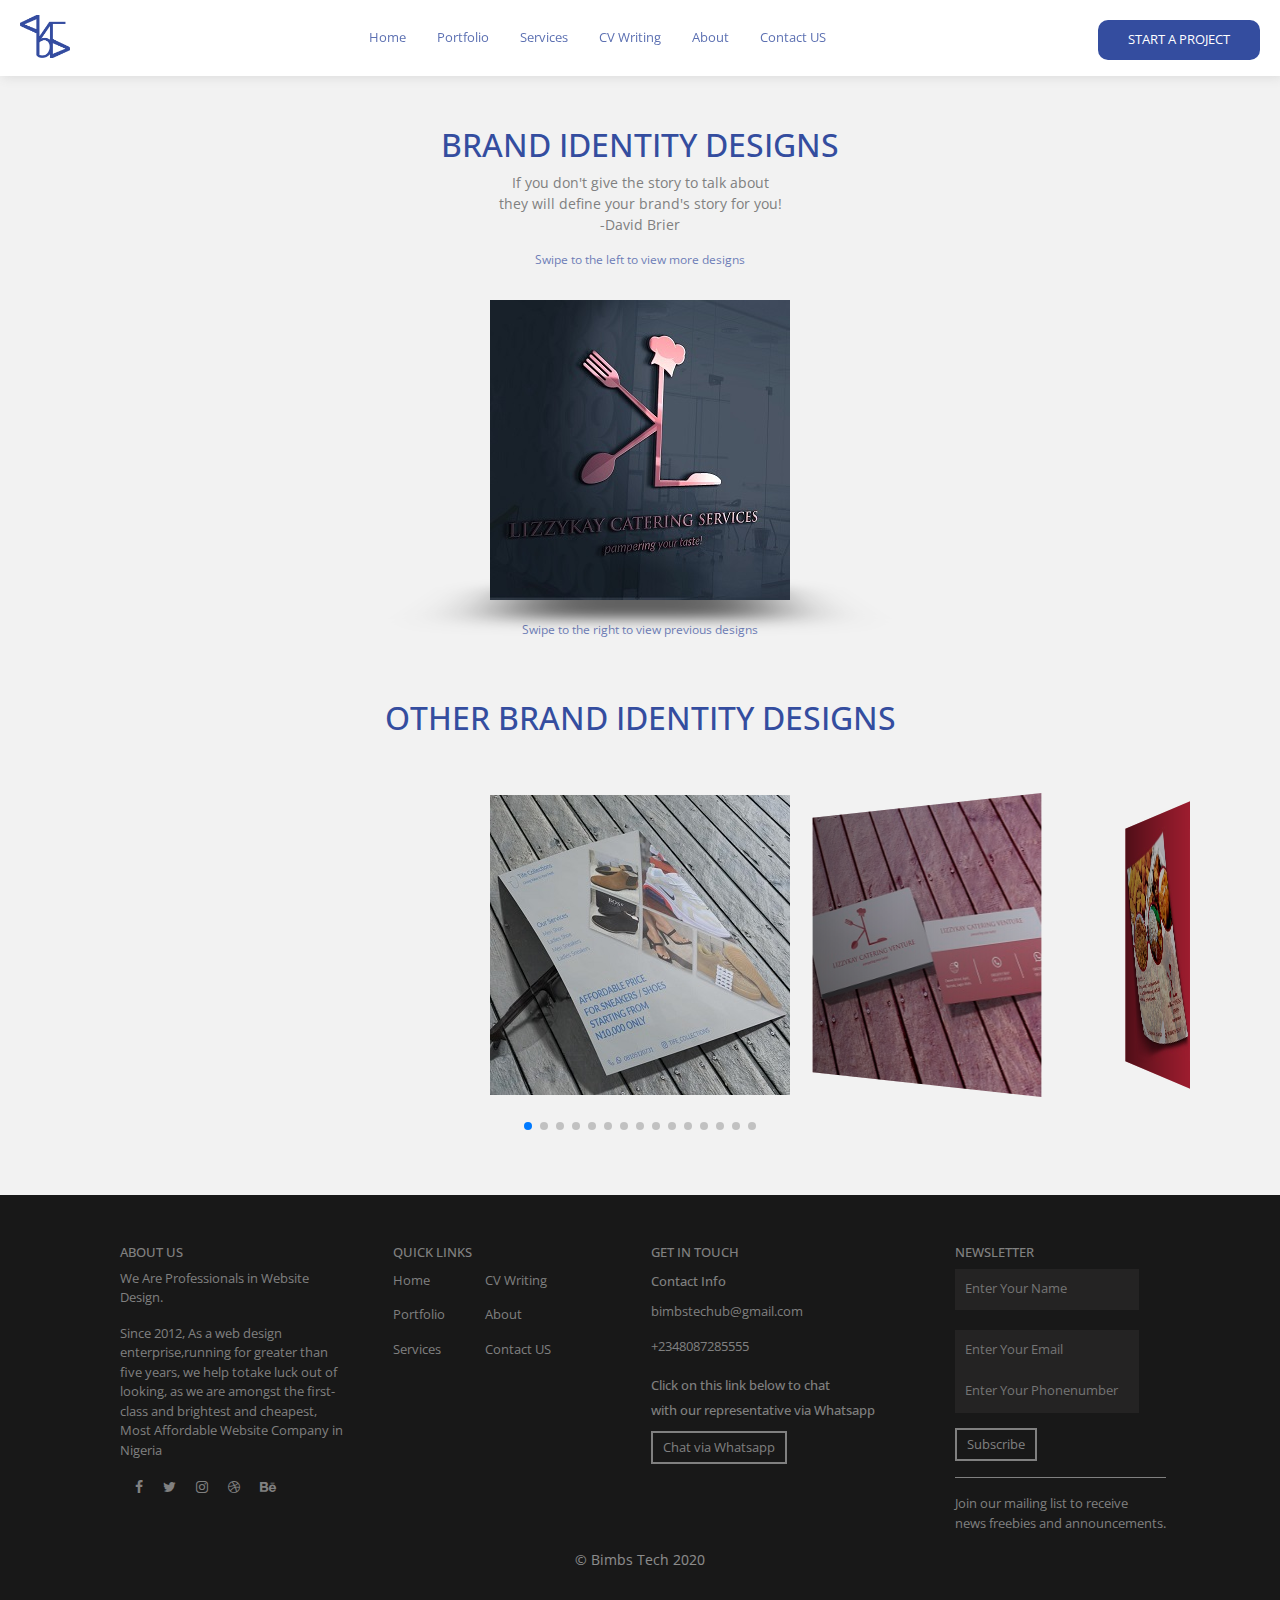
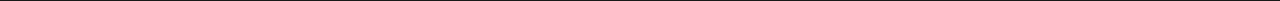
<file: portfolio.html>
<!DOCTYPE html>
<html>
<head>
    <meta charset="utf-8">
    <meta name="viewport" content="width=device-width, initial-scale=1, minimum-scale=1, maximum-scale=1">
    <link rel="stylesheet" href="https://cdnjs.cloudflare.com/ajax/libs/font-awesome/4.7.0/css/font-awesome.min.css">
    <link rel="stylesheet" href="https://stackpath.bootstrapcdn.com/bootstrap/4.3.1/css/bootstrap.min.css" integrity="sha384-ggOyR0iXCbMQv3Xipma34MD+dH/1fQ784/j6cY/iJTQUOhcWr7x9JvoRxT2MZw1T" crossorigin="anonymous">
    <link rel="stylesheet" type="text/css" href="css/index.css">
    <!-- Link Swiper's CSS -->
  <link rel="stylesheet" href="css/swiper.min.css">
  <link rel="stylesheet" href="css/portfolio.css">
</head>
<body>

    <nav class="navbar navbar-expand-lg navbar-light sticky-top" style="background-color: white;">
      <div class="container">
      <a class="navbar-brand" href="#"><img src="file/img/bimbtech.png"></a>
      <button class="navbar-toggler" type="button" data-toggle="collapse" data-target="#navbarSupportedContent" aria-controls="navbarSupportedContent" aria-expanded="false" aria-label="Toggle navigation">
        <span class="navbar-toggler-icon"></span>
      </button>
    
      <div class="collapse navbar-collapse navUnderline" id="navbarSupportedContent">
        <ul class="navbar-nav justify-content-end" style="color:#344d9f;">
          <li class="nav-item">
            <a class="nav-link" href="index.html" style="color:#344d9f;">Home <span class="sr-only">(current)</span></a>
          </li>
          <li class="nav-item">
            <a class="nav-link" href="#" style="color:#344d9f;">Portfolio</a>
          </li>
          <li class="nav-item">
            <a class="nav-link" href="services.html" style="color:#344d9f;">Services</a>
          </li>
          <li class="nav-item">
            <a class="nav-link" href="cvwriting.html" style="color:#344d9f;">CV Writing</a>
          </li>
          <li class="nav-item">
            <a class="nav-link" href="aboutUs.html" style="color:#344d9f;">About</a>
          </li>
          <li class="nav-item">
            <a class="nav-link" href="#contact-us" style="color:#344d9f;">Contact US</a>
          </li>
          <a href="startProject.html"><button type="button" class="btn btn-primary">START A PROJECT</button></a>
        </ul>
      </div>
      </div>
    </nav>
   <div class="portfolio-section1">
     <h2>Brand Identity Designs</h2>
     <p>If you don't give the story to talk about<br>they will define your brand's story for you!<br>
      -David Brier</p>
     <p class="portfolio-section1-swipe">Swipe to the left to view more designs</p>
      <!-- Swiper Cube -->
  <div class="swiper-container swiper-container-two">
    <div class="swiper-wrapper">
        <div class="swiper-slide swiper-slider-two" style="background-image: url(file/img/logodesign1.jpg);"></div>
        <div class="swiper-slide swiper-slider-two" style="background-image: url(file/img/logodesign2.jpg);"></div>
        <div class="swiper-slide swiper-slider-two" style="background-image: url(file/img/logodesign3.jpg);"></div>
        <div class="swiper-slide swiper-slider-two" style="background-image: url(file/img/logodesign4.jpg);"></div>
        <div class="swiper-slide swiper-slider-two" style="background-image: url(file/img/logodesign5.jpg);"></div>
        <div class="swiper-slide swiper-slider-two" style="background-image: url(file/img/logodesign6.jpg);"></div>
    </div>
</div>
<br><br><br><br><br><br><br><br><br><br><br><br><br><br><br><br>
<p class="portfolio-section1-swipe">Swipe to the right to view previous designs</p>
<div class="portfolio-section2">
  <h2>OTHER BRAND IDENTITY DESIGNS</h2>
    <!-- Swiper -->
    <div class="swiper-container swiper-container-one">
      <div class="swiper-wrapper">
        <div class="swiper-slide swiper-slide-one" style="background-image:url(./file/img/flyerdesign1.jpg)"></div>
        <div class="swiper-slide swiper-slide-one" style="background-image:url(./file/img/flyerdesign2.jpg)"></div>
        <div class="swiper-slide swiper-slide-one" style="background-image:url(./file/img/flyerdesign3.jpg)"></div>
        <div class="swiper-slide swiper-slide-one" style="background-image:url(./file/img/flyerdesign4.jpg)"></div>
        <div class="swiper-slide swiper-slide-one" style="background-image:url(./file/img/flyerdesign5.jpg)"></div>
        <div class="swiper-slide swiper-slide-one" style="background-image:url(./file/img/flyerdesign6.jpg)"></div>
        <div class="swiper-slide swiper-slide-one" style="background-image:url(./file/img/flyerdesign7.jpg)"></div>
        <div class="swiper-slide swiper-slide-one" style="background-image:url(./file/img/flyerdesign8.jpg)"></div>
        <div class="swiper-slide swiper-slide-one" style="background-image:url(./file/img/flyerdesign9.jpg)"></div>
        <div class="swiper-slide swiper-slide-one" style="background-image:url(./file/img/flyerdesign10.jpg)"></div>
        <div class="swiper-slide swiper-slide-one" style="background-image:url(./file/img/flyerdesign11.jpg)"></div>
        <div class="swiper-slide swiper-slide-one" style="background-image:url(./file/img/flyerdesign12.jpg)"></div>
        <div class="swiper-slide swiper-slide-one" style="background-image:url(./file/img/flyerdesign13.jpg)"></div>
        <div class="swiper-slide swiper-slide-one" style="background-image:url(./file/img/flyerdesign14.jpg)"></div>
        <div class="swiper-slide swiper-slide-one" style="background-image:url(./file/img/flyerdesign15.jpg)"></div>
      </div>
      <!-- Add Pagination -->
      <div class="swiper-pagination"></div>
    </div>

 
</div>
<script src="https://code.jquery.com/jquery-3.3.1.slim.min.js" integrity="sha384-q8i/X+965DzO0rT7abK41JStQIAqVgRVzpbzo5smXKp4YfRvH+8abtTE1Pi6jizo" crossorigin="anonymous"></script>
<script src="https://cdnjs.cloudflare.com/ajax/libs/popper.js/1.14.7/umd/popper.min.js" integrity="sha384-UO2eT0CpHqdSJQ6hJty5KVphtPhzWj9WO1clHTMGa3JDZwrnQq4sF86dIHNDz0W1" crossorigin="anonymous"></script>
<script src="https://stackpath.bootstrapcdn.com/bootstrap/4.3.1/js/bootstrap.min.js" integrity="sha384-JjSmVgyd0p3pXB1rRibZUAYoIIy6OrQ6VrjIEaFf/nJGzIxFDsf4x0xIM+B07jRM" crossorigin="anonymous"></script>
<!-- Swiper JS -->
<script src="js/swiper.min.js"></script>

<!-- Initialize Swiper Cube -->
<script>
    var swiper = new Swiper('.swiper-container-two', {
        effect: 'cube',
        grabCursor: true,
        cubeEffect: {
            shadow: true,
            slideShadows: true,
            shadowOffset: 20,
            shadowScale: 0.94,
        },
        pagination: {
            el: '.swiper-pagination',
        },
    });
</script>
   </div>
  <!-- Initialize Swiper -->
  <script>
    var swiper = new Swiper('.swiper-container-one', {
      effect: 'coverflow',
      grabCursor: true,
      centeredSlides: true,
      slidesPerView: 'auto',
      coverflowEffect: {
        rotate: 50,
        stretch: 0,
        depth: 100,
        modifier: 1,
        slideShadows : true,
      },
      pagination: {
        el: '.swiper-pagination',
      },
    });
  </script>
</body>
<footer>
  <div class="footer">
      <div class="about-us">
          <h5>ABOUT US</h5>
          <p>We Are Professionals in Website<br> Design.</p>
          <p>Since 2012, As a web design <br>enterprise,running for greater than<br>five years, we help totake luck out of<br>looking, as we are amongst the first-<br>class and brightest and cheapest,<br>Most Affordable Website Company in<br>Nigeria</p>
          <div class="col-sm-3 icon-bar">
            <a href="https://facebook.com/bimbstech" class="facebook"><i class="fa fa-facebook"></i></a>
            <a href="https://twitter.com/bimbstech" class="twitter"><i class="fa fa-twitter"></i></a>
            <a href="https://instagram.com/bimbstechub" class="instagram"><i class="fa fa-instagram"></i></a>
            <a href="https://dribbble.com/bigbimbs" class="dribbble"><i class="fa fa-dribbble"></i></a>
            <a href="#" class="behance"><i class="fa fa-behance"></i></a>
  </div>
      </div>
          <div class="quick-link">
              <h5>QUICK LINKS</h5>
              <div class="quick-links">
          <div class="quick-links-1">
              <a><p>Home</p></a>
              <a><p>Portfolio</p></a>
              <a><p>Services</p></a>
          </div>
          <div class="quick-links-2">
              <a><p>CV Writing</p></a>
              <a><p>About</p></a>
              <a><p>Contact US</p></a>
          </div>
          </div>
      </div>
      <div class="get-in-touch" id="contact-us">
          <h5>GET IN TOUCH</h5>
          <h6>Contact Info</h6>
          <p>bimbstechub@gmail.com</p>
          <p>+2348087285555</p>
          <h6>Click on this link below to chat<br>with our representative via Whatsapp</h6>
          <a href="https://wa.me/2348087285555?text=Hello%20BimbsTech!%20I%20need%20your%20tech%20services"><button>Chat via Whatsapp</button></a>
      </div>
      <div class="news-letter">
          <h5>NEWSLETTER</h5>
          <form>
          <input type="text" placeholder="Enter Your Name"><br><br>
          <input type="email" placeholder="Enter Your Email"><br>
          <input type="tel" placeholder="Enter Your Phonenumber"><br>
          <button>Subscribe</button>
              </form>
          <hr>
          <p>Join our mailing list to receive<br>news freebies and announcements.</p>
      </div>
  </div>
  <p class="copyright">&#169 Bimbs Tech 2020</p>
  </footer>
  </html>
</file>
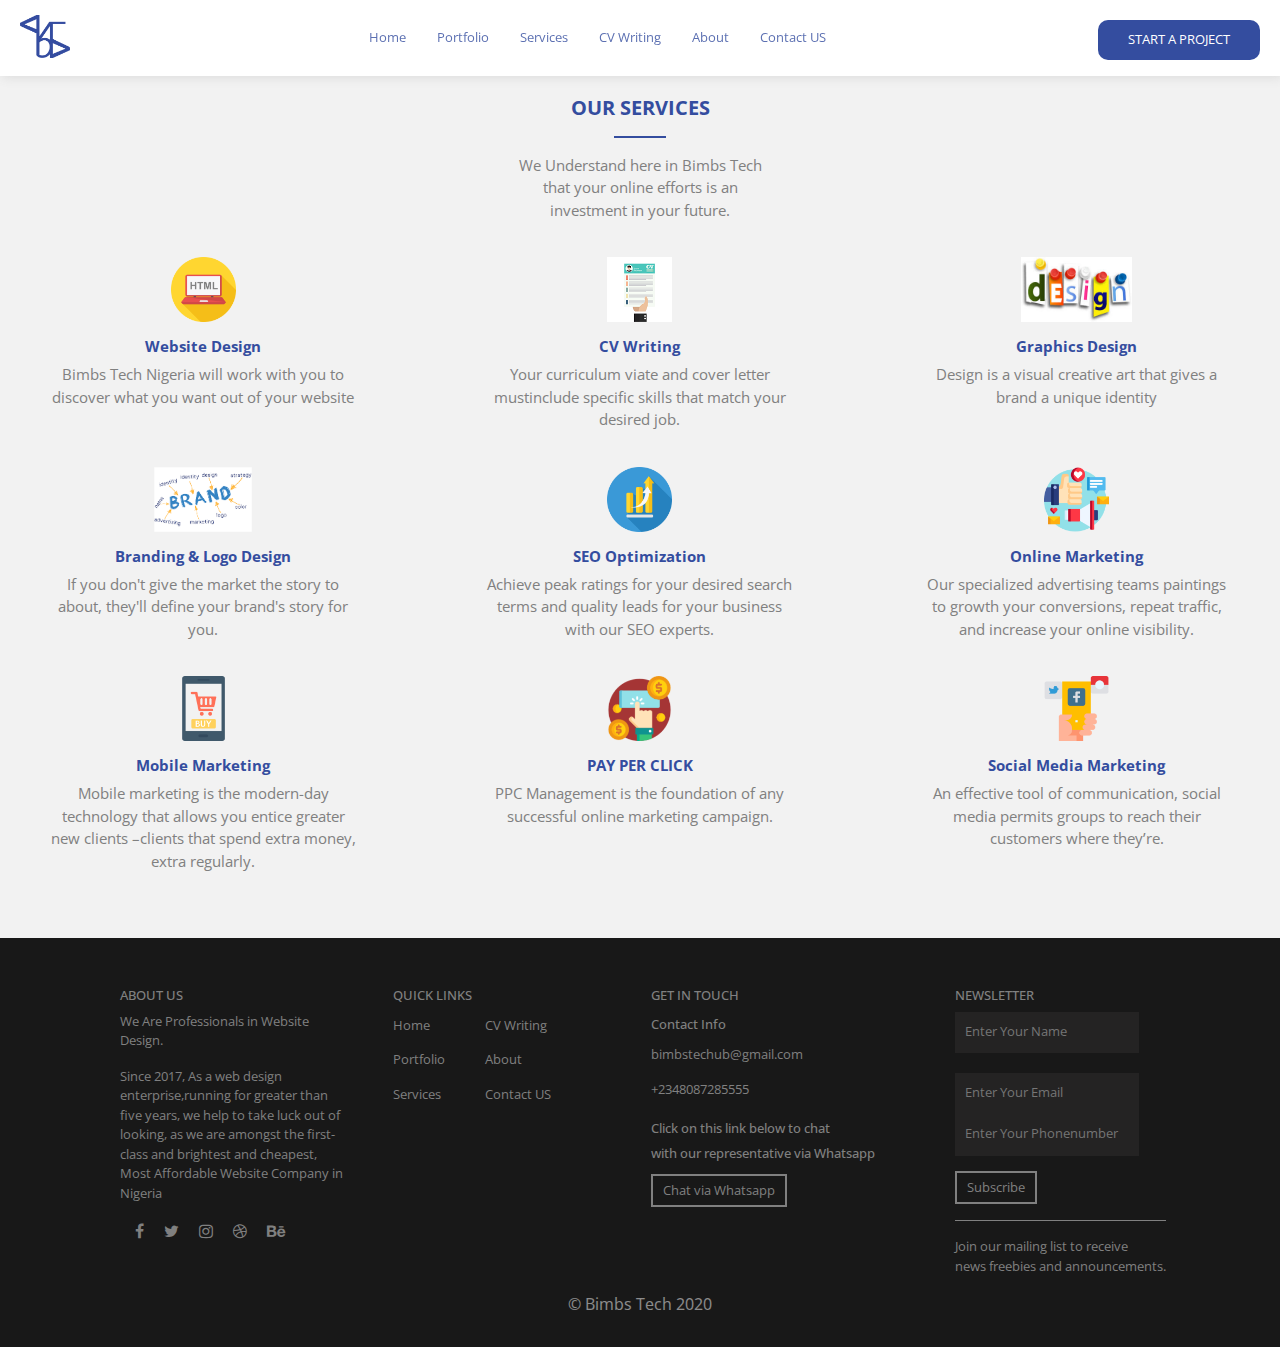
<file: services.html>
<!DOCTYPE html>
<html>
<head>
    <meta charset="utf-8">
    <meta name="viewport" content="width=device-width, initial-scale=1.0">
    <link rel="stylesheet" href="https://cdnjs.cloudflare.com/ajax/libs/font-awesome/4.7.0/css/font-awesome.min.css">
    <link rel="stylesheet" href="https://stackpath.bootstrapcdn.com/bootstrap/4.3.1/css/bootstrap.min.css" integrity="sha384-ggOyR0iXCbMQv3Xipma34MD+dH/1fQ784/j6cY/iJTQUOhcWr7x9JvoRxT2MZw1T" crossorigin="anonymous">
    <link rel="stylesheet" type="text/css" href="css/index.css">
    <link rel="stylesheet" type="text/css" href="css/services.css">
</head>
<body>
<nav class="navbar navbar-expand-lg navbar-light sticky-top" style="background-color: white;">
  <div class="container">
  <a class="navbar-brand" href="#"><img src="file/img/bimbtech.png"></a>
  <button class="navbar-toggler" type="button" data-toggle="collapse" data-target="#navbarSupportedContent" aria-controls="navbarSupportedContent" aria-expanded="false" aria-label="Toggle navigation">
    <span class="navbar-toggler-icon"></span>
  </button>

  <div class="collapse navbar-collapse navUnderline" id="navbarSupportedContent">
    <ul class="navbar-nav justify-content-end" style="color:#344d9f;">
      <li class="nav-item">
        <a class="nav-link" href="index.html" style="color:#344d9f;">Home <span class="sr-only">(current)</span></a>
      </li>
      <li class="nav-item">
        <a class="nav-link" href="portfolio.html" style="color:#344d9f;">Portfolio</a>
      </li>
      <li class="nav-item">
        <a class="nav-link" href="#" style="color:#344d9f;">Services</a>
      </li>
      <li class="nav-item">
        <a class="nav-link" href="cvwriting.html" style="color:#344d9f;">CV Writing</a>
      </li>
      <li class="nav-item">
        <a class="nav-link" href="aboutUs.html" style="color:#344d9f;">About</a>
      </li>
      <li class="nav-item">
        <a class="nav-link" href="#contact-us" style="color:#344d9f;">Contact US</a>
      </li>
      <a href="startProject.html"><button type="button" class="btn btn-primary">START A PROJECT</button></a>
    </ul>
  </div>
  </div>
</nav>

<div class="section-1 our-work">
      <h2>Our Services</h2>
      <hr>
      <p>We Understand here in Bimbs Tech <br>
        that your online efforts is an<br>
        investment in your future.
      </p>
      <div class="row">
        <div class="col-sm-4">
            <img src="file/img/websitedesign.png" class="services-section-images">
            <h3 class="services-h3">Website Design</h3>
            <p class="services-p">Bimbs Tech Nigeria will work with you to discover
                what you want out of your website</p>
        </div>
        <div class="col-sm-4">
            <img src="file/img/cvwriting.png" class="services-section-images">
        <h3 class="services-h3">CV Writing</h3>
            <p class="services-p">Your curriculum viate and
              cover letter mustinclude specific skills
              that match your desired job.
        </p>
        </div>
        
        <div class="col-sm-4">
            <img src="file/img/graphicsdesign.jpg" class="services-section-images">
            <h3 class="services-h3">Graphics Design</h3>
            <p class="services-p">Design is a visual creative art that gives a 
              brand a unique identity</p>
        </div>
       
    </div>
    <div class="row">
         <div class="col-sm-4">
            <img src="file/img/branding.png" class="services-section-images">
            <h3 class="services-h3">Branding & Logo Design</h3>
            <p class="services-p">If you don't give the market the story to
              about, they'll define your brand's story for you.</p>
        </div>
        <div class="col-sm-4">
            <img src="file/img/seo.png" class="services-section-images">
            <h3 class="services-h3">SEO Optimization</h3>
            <p class="services-p">Achieve peak ratings for your desired search terms
            and quality leads for your business
            with our SEO experts.</p>
        </div>
        <div class="col-sm-4">
            <img src="file/img/onlinemarketing.png" class="services-section-images">
            <h3 class="services-h3">Online Marketing</h3>
            <p class="services-p">Our specialized advertising teams paintings to
            growth your conversions, repeat traffic, and
            increase your online visibility.</p>
        </div>
        
    </div>

    <div class="row">
        <div class="col-sm-4">
            <img src="file/img/mobilemarketing.png" class="services-section-images">
            <h3 class="services-h3">Mobile Marketing</h3>
            <p class="services-p">Mobile marketing is the modern-day
            technology that allows you entice greater new
            clients –clients that spend extra money, extra
            regularly.
        </p>
        </div>
        <div class="col-sm-4">
            <img src="file/img/payperclick.png" class="services-section-images">
            <h3 class="services-h3">PAY PER CLICK</h3>
            <p class="services-p">PPC Management is the foundation of any
                successful online marketing campaign.</p>
        </div>
        <div class="col-sm-4">
            <img src="file/img/socialmedia.png" class="services-section-images">
            <h3 class="services-h3">Social Media Marketing</h3>
            <p class="services-p">An effective tool of communication, social
            media permits groups to reach their
            customers where they’re.</p>
        </div>
    
    </div>
    </div>

    <script src="https://code.jquery.com/jquery-3.3.1.slim.min.js" integrity="sha384-q8i/X+965DzO0rT7abK41JStQIAqVgRVzpbzo5smXKp4YfRvH+8abtTE1Pi6jizo" crossorigin="anonymous"></script>
    <script src="https://cdnjs.cloudflare.com/ajax/libs/popper.js/1.14.7/umd/popper.min.js" integrity="sha384-UO2eT0CpHqdSJQ6hJty5KVphtPhzWj9WO1clHTMGa3JDZwrnQq4sF86dIHNDz0W1" crossorigin="anonymous"></script>
    <script src="https://stackpath.bootstrapcdn.com/bootstrap/4.3.1/js/bootstrap.min.js" integrity="sha384-JjSmVgyd0p3pXB1rRibZUAYoIIy6OrQ6VrjIEaFf/nJGzIxFDsf4x0xIM+B07jRM" crossorigin="anonymous"></script>
</body>
<footer>
  <div class="footer">
      <div class="about-us">
          <h5>ABOUT US</h5>
          <p>We Are Professionals in Website<br> Design.</p>
          <p>Since 2017, As a web design <br>enterprise,running for greater than<br>five years, we help to take luck out of<br>looking, as we are amongst the first-<br>class and brightest and cheapest,<br>Most Affordable Website Company in<br>Nigeria</p>
          <div class="col-sm-3 icon-bar">
  <a href="https://facebook.com/bimbstech" class="facebook"><i class="fa fa-facebook"></i></a>
  <a href="https://twitter.com/bimbstech" class="twitter"><i class="fa fa-twitter"></i></a>
  <a href="https://instagram.com/bimbstechub" class="instagram"><i class="fa fa-instagram"></i></a>
  <a href="https://dribbble.com/bigbimbs" class="dribbble"><i class="fa fa-dribbble"></i></a>
  <a href="#" class="behance"><i class="fa fa-behance"></i></a>
  </div>
      </div>
          <div class="quick-link">
              <h5>QUICK LINKS</h5>
              <div class="quick-links">
          <div class="quick-links-1">
              <a><p>Home</p></a>
              <a><p>Portfolio</p></a>
              <a><p>Services</p></a>
          </div>
          <div class="quick-links-2">
              <a><p>CV Writing</p></a>
              <a><p>About</p></a>
              <a><p>Contact US</p></a>
          </div>
          </div>
      </div>
      <div class="get-in-touch" id="contact-us">
          <h5>GET IN TOUCH</h5>
          <h6>Contact Info</h6>
          <p>bimbstechub@gmail.com</p>
          <p>+2348087285555</p>
          <h6>Click on this link below to chat<br>with our representative via Whatsapp</h6>
          <a href="https://wa.me/2348087285555?text=Hello%20BimbsTech!%20I%20need%20your%20tech%20services"><button>Chat via Whatsapp</button></a>
      </div>
      <div class="news-letter">
          <h5>NEWSLETTER</h5>
          <form>
          <input type="text" placeholder="Enter Your Name"><br><br>
          <input type="email" placeholder="Enter Your Email"><br>
          <input type="tel" placeholder="Enter Your Phonenumber"><br>
          <button>Subscribe</button>
              </form>
          <hr>
          <p>Join our mailing list to receive<br>news freebies and announcements.</p>
      </div>
     
  </div>
  <p class="copyright">&#169 Bimbs Tech 2020</p>
  </footer>
  
</html>
</file>
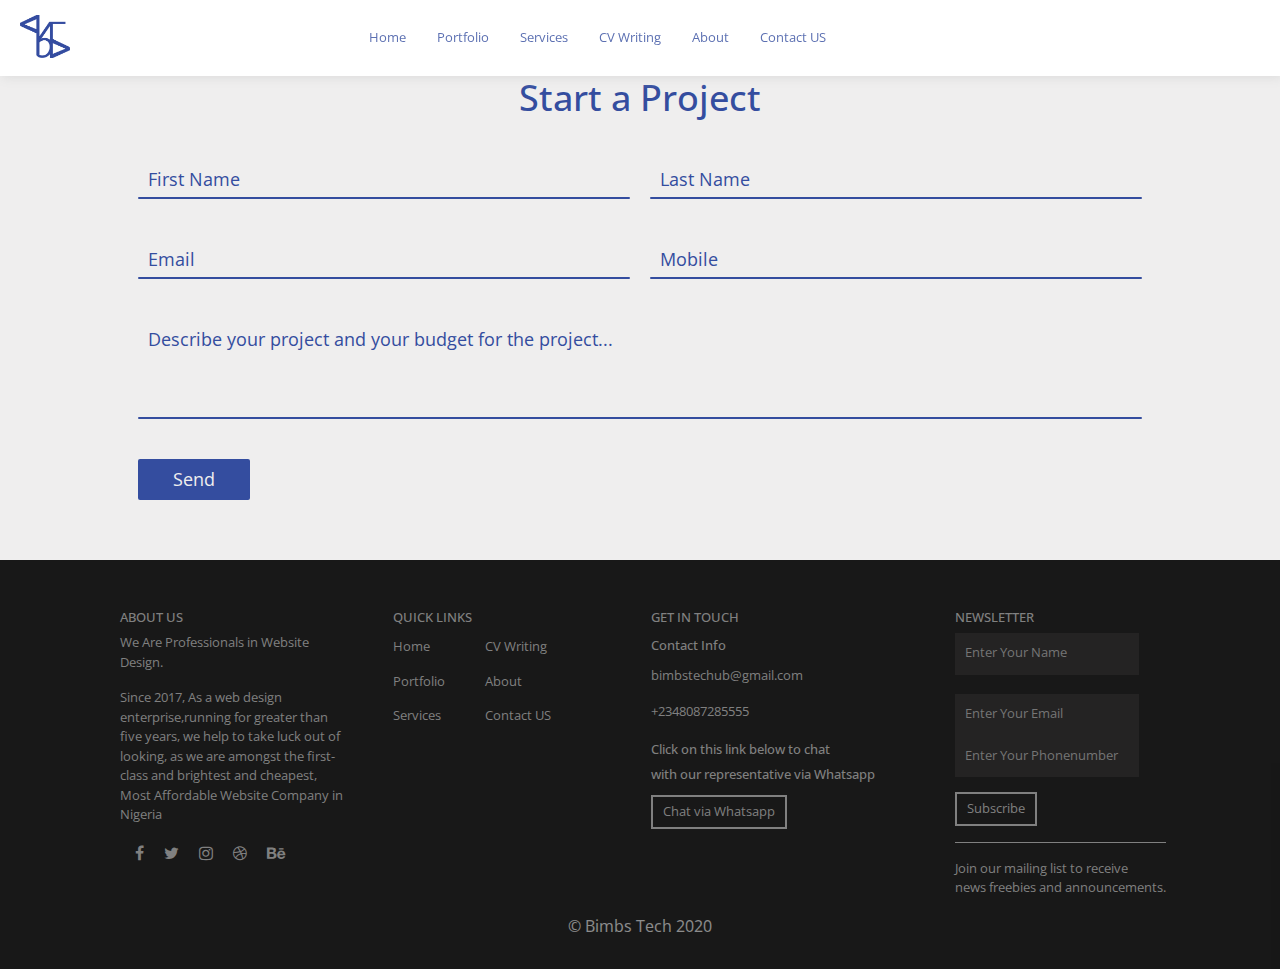
<file: startProject.html>
<!DOCTYPE html>
<html>
<head>
    <meta charset="utf-8">
    <meta name="viewport" content="width=device-width, initial-scale=1.0">
    <link rel="stylesheet" href="https://cdnjs.cloudflare.com/ajax/libs/font-awesome/4.7.0/css/font-awesome.min.css">
    <link rel="stylesheet" href="https://stackpath.bootstrapcdn.com/bootstrap/4.3.1/css/bootstrap.min.css" integrity="sha384-ggOyR0iXCbMQv3Xipma34MD+dH/1fQ784/j6cY/iJTQUOhcWr7x9JvoRxT2MZw1T" crossorigin="anonymous">
    <link rel="stylesheet" type="text/css" href="css/index.css">
    <link rel="stylesheet" type="text/css" href="css/startProject.css">
    <link rel="stylesheet" href="https://maxcdn.bootstrapcdn.com/font-awesome/4.7.0/css/font-awesome.min.css">
</head>
<body>
  <nav class="navbar navbar-expand-lg navbar-light sticky-top" style="background-color: white;">
    <div class="container">
    <a class="navbar-brand" href="#"><img src="file/img/bimbtech.png"></a>
    <button class="navbar-toggler" type="button" data-toggle="collapse" data-target="#navbarSupportedContent" aria-controls="navbarSupportedContent" aria-expanded="false" aria-label="Toggle navigation">
      <span class="navbar-toggler-icon"></span>
    </button>
  
    <div class="collapse navbar-collapse navUnderline" id="navbarSupportedContent">
      <ul class="navbar-nav justify-content-end">
        <li class="nav-item active">
          <a class="nav-link" href="index.html" style="color: #344d9f;">Home <span class="sr-only">(current)</span></a>
        </li>
        <li class="nav-item">
          <a class="nav-link" href="portfolio.html" style="color: #344d9f;">Portfolio</a>
        </li>
        <li class="nav-item">
          <a class="nav-link" href="services.html" style="color: #344d9f;">Services</a>
        </li>
        <li class="nav-item">
          <a class="nav-link" href="cvwriting.html" style="color: #344d9f;">CV Writing</a>
        </li>
        <li class="nav-item">
          <a class="nav-link" href="aboutUs.html" style="color: #344d9f;">About</a>
        </li>
        <li class="nav-item">
          <a class="nav-link" href="#" style="color: #344d9f;">Contact US</a>
        </li>
      </ul>
    </div>
    </div>
  </nav>

  <div class="container-2">
    <h2>Start a Project</h2>
    <div class="row100">
        <div class="col">
            <div class="inputBox">
                <input type="text" name="" required="required">
                <span class="text">First Name</span>
                <span class="line"></span>
            </div>
        </div>
        <div class="col">
            <div class="inputBox">
                <input type="text" name="" required="required">
                <span class="text">Last Name</span>
                <span class="line"></span>
            </div>
        </div>
   </div>
<div class="row100">
    <div class="col">
        <div class="inputBox">
            <input type="text" name="" required="required">
            <span class="text">Email</span>
            <span class="line"></span>
        </div>
    </div>
    <div class="col">
        <div class="inputBox">
            <input type="text" name="" required="required">
            <span class="text">Mobile</span>
            <span class="line"></span>
        </div>
    </div>
</div>
<div class="row100">
    <div class="col">
        <div class="inputBox textarea">
            <textarea required="required"></textarea>
            <span class="text">Describe your project and your budget for the project...</span>
            <span class="line"></span>
        </div>
    </div>
</div>
<div class="row100">
    <div class="col">
        <input type="submit" value="Send">
    </div>
</div>
</div>


    <script src="https://code.jquery.com/jquery-3.3.1.slim.min.js" integrity="sha384-q8i/X+965DzO0rT7abK41JStQIAqVgRVzpbzo5smXKp4YfRvH+8abtTE1Pi6jizo" crossorigin="anonymous"></script>
    <script src="https://cdnjs.cloudflare.com/ajax/libs/popper.js/1.14.7/umd/popper.min.js" integrity="sha384-UO2eT0CpHqdSJQ6hJty5KVphtPhzWj9WO1clHTMGa3JDZwrnQq4sF86dIHNDz0W1" crossorigin="anonymous"></script>
    <script src="https://stackpath.bootstrapcdn.com/bootstrap/4.3.1/js/bootstrap.min.js" integrity="sha384-JjSmVgyd0p3pXB1rRibZUAYoIIy6OrQ6VrjIEaFf/nJGzIxFDsf4x0xIM+B07jRM" crossorigin="anonymous"></script>
    <script src="js/index.js"></script>

</body>
<footer>
  <div class="footer">
      <div class="about-us">
          <h5>ABOUT US</h5>
          <p>We Are Professionals in Website<br> Design.</p>
          <p>Since 2017, As a web design <br>enterprise,running for greater than<br>five years, we help to take luck out of<br>looking, as we are amongst the first-<br>class and brightest and cheapest,<br>Most Affordable Website Company in<br>Nigeria</p>
          <div class="col-sm-3 icon-bar">
            <a href="https://facebook.com/bimbstech" class="facebook"><i class="fa fa-facebook"></i></a>
            <a href="https://twitter.com/bimbstech" class="twitter"><i class="fa fa-twitter"></i></a>
            <a href="https://instagram.com/bimbstechub" class="instagram"><i class="fa fa-instagram"></i></a>
            <a href="https://dribbble.com/bigbimbs" class="dribbble"><i class="fa fa-dribbble"></i></a>
            <a href="#" class="behance"><i class="fa fa-behance"></i></a>
  </div>
      </div>
          <div class="quick-link">
              <h5>QUICK LINKS</h5>
              <div class="quick-links">
          <div class="quick-links-1">
              <a><p>Home</p></a>
              <a><p>Portfolio</p></a>
              <a><p>Services</p></a>
          </div>
          <div class="quick-links-2">
              <a><p>CV Writing</p></a>
              <a><p>About</p></a>
              <a><p>Contact US</p></a>
          </div>
          </div>
      </div>
      <div class="get-in-touch" id="#contact-us">
          <h5>GET IN TOUCH</h5>
          <h6>Contact Info</h6>
          <p>bimbstechub@gmail.com</p>
          <p>+2348087285555</p>
          <h6>Click on this link below to chat<br>with our representative via Whatsapp</h6>
          <a href="https://wa.me/2348087285555"><button>Chat via Whatsapp</button></a>
      </div>
      <div class="news-letter">
          <h5>NEWSLETTER</h5>
          <form>
          <input type="text" placeholder="Enter Your Name"><br><br>
          <input type="email" placeholder="Enter Your Email"><br>
          <input type="tel" placeholder="Enter Your Phonenumber"><br>
          <button>Subscribe</button>
              </form>
          <hr>
          <p>Join our mailing list to receive<br>news freebies and announcements.</p>
      </div>
  </div>
  <p class="copyright">&#169 Bimbs Tech 2020</p>
  </footer>
  
  </html>
</file>
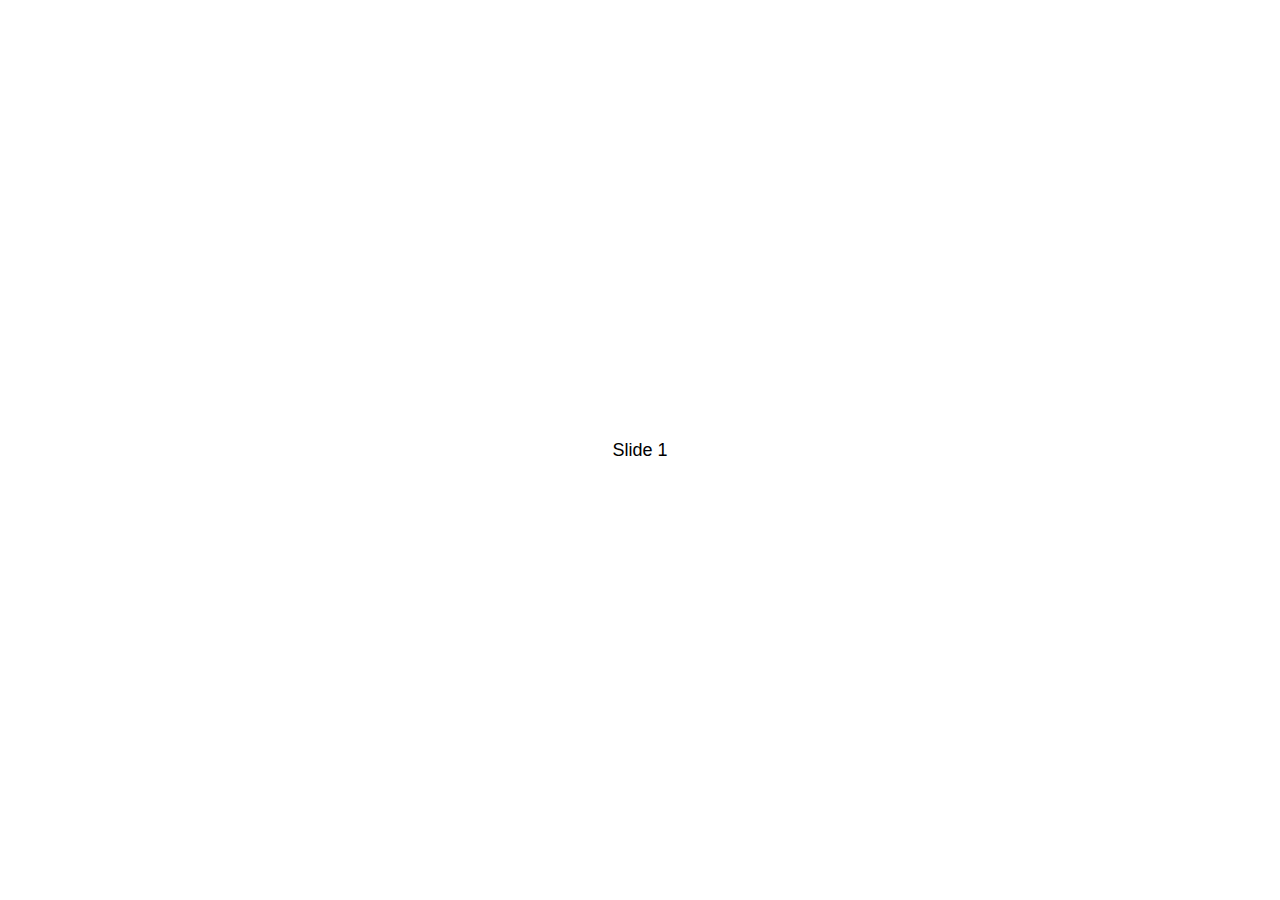
<file: swiper-5.3.6/swiper-5.3.6/demos/010-default.html>
<!DOCTYPE html>
<html lang="en">
<head>
  <meta charset="utf-8">
  <title>Swiper demo</title>
  <!-- Link Swiper's CSS -->
  <link rel="stylesheet" href="../package/css/swiper.min.css">

  <!-- Demo styles -->
  <style>
    html, body {
      position: relative;
      height: 100%;
    }
    body {
      background: #eee;
      font-family: Helvetica Neue, Helvetica, Arial, sans-serif;
      font-size: 14px;
      color:#000;
      margin: 0;
      padding: 0;
    }
    .swiper-container {
      width: 100%;
      height: 100%;
    }
    .swiper-slide {
      text-align: center;
      font-size: 18px;
      background: #fff;

      /* Center slide text vertically */
      display: -webkit-box;
      display: -ms-flexbox;
      display: -webkit-flex;
      display: flex;
      -webkit-box-pack: center;
      -ms-flex-pack: center;
      -webkit-justify-content: center;
      justify-content: center;
      -webkit-box-align: center;
      -ms-flex-align: center;
      -webkit-align-items: center;
      align-items: center;
    }
  </style>
</head>
<body>
  <!-- Swiper -->
  <div class="swiper-container">
    <div class="swiper-wrapper">
      <div class="swiper-slide">Slide 1</div>
      <div class="swiper-slide">Slide 2</div>
      <div class="swiper-slide">Slide 3</div>
      <div class="swiper-slide">Slide 4</div>
      <div class="swiper-slide">Slide 5</div>
      <div class="swiper-slide">Slide 6</div>
      <div class="swiper-slide">Slide 7</div>
      <div class="swiper-slide">Slide 8</div>
      <div class="swiper-slide">Slide 9</div>
      <div class="swiper-slide">Slide 10</div>
    </div>
  </div>

  <!-- Swiper JS -->
  <script src="../package/js/swiper.min.js"></script>

  <!-- Initialize Swiper -->
  <script>
    var swiper = new Swiper('.swiper-container');
  </script>
</body>
</html>
</file>
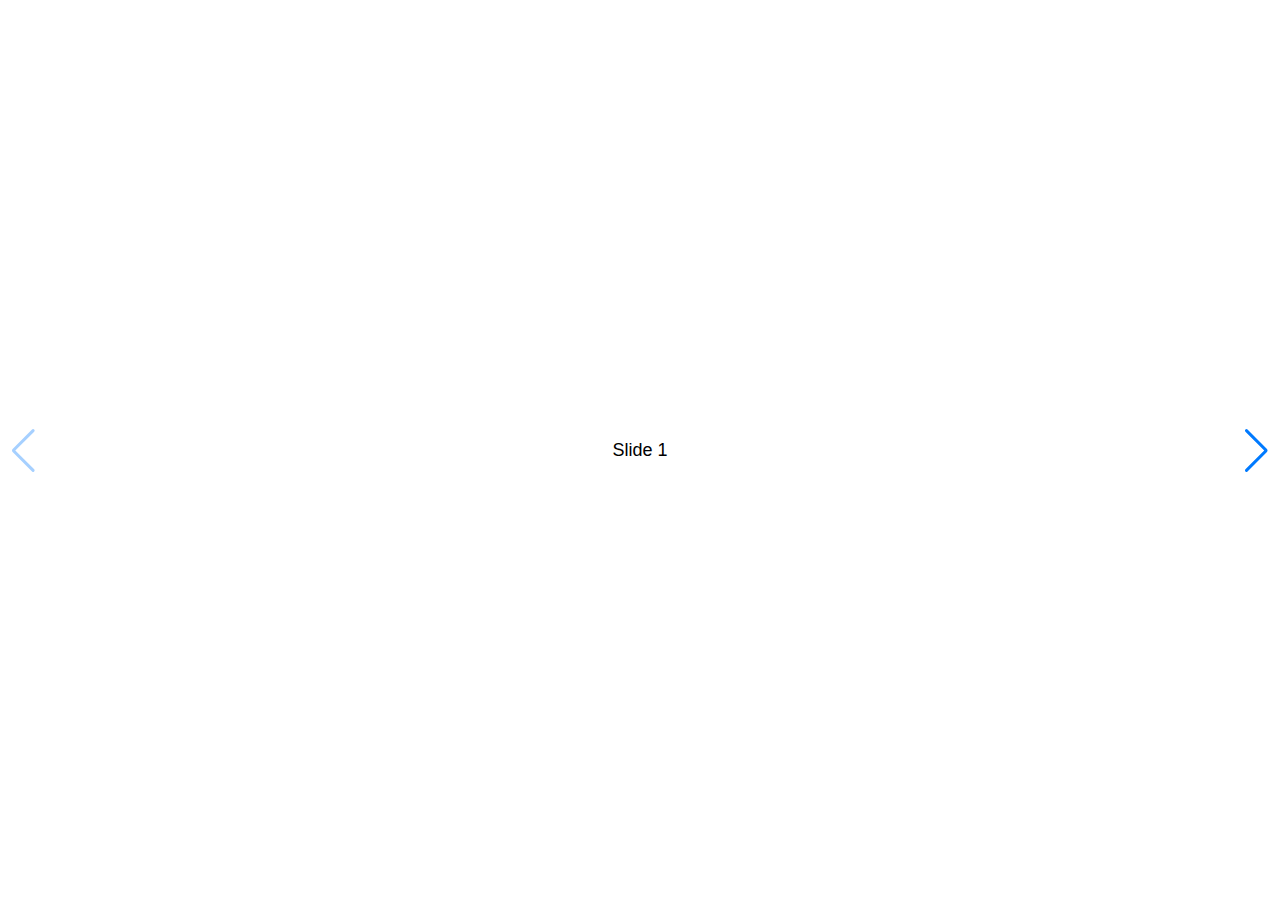
<file: swiper-5.3.6/swiper-5.3.6/demos/020-navigation.html>
<!DOCTYPE html>
<html lang="en">
<head>
  <meta charset="utf-8">
  <title>Swiper demo</title>
  <meta name="viewport" content="width=device-width, initial-scale=1, minimum-scale=1, maximum-scale=1">

  <!-- Link Swiper's CSS -->
  <link rel="stylesheet" href="../package/css/swiper.min.css">

  <!-- Demo styles -->
  <style>
    html, body {
      position: relative;
      height: 100%;
    }
    body {
      background: #eee;
      font-family: Helvetica Neue, Helvetica, Arial, sans-serif;
      font-size: 14px;
      color:#000;
      margin: 0;
      padding: 0;
    }
    .swiper-container {
      width: 100%;
      height: 100%;
    }
    .swiper-slide {
      text-align: center;
      font-size: 18px;
      background: #fff;

      /* Center slide text vertically */
      display: -webkit-box;
      display: -ms-flexbox;
      display: -webkit-flex;
      display: flex;
      -webkit-box-pack: center;
      -ms-flex-pack: center;
      -webkit-justify-content: center;
      justify-content: center;
      -webkit-box-align: center;
      -ms-flex-align: center;
      -webkit-align-items: center;
      align-items: center;
    }
  </style>
</head>
<body>
  <!-- Swiper -->
  <div class="swiper-container">
    <div class="swiper-wrapper">
      <div class="swiper-slide">Slide 1</div>
      <div class="swiper-slide">Slide 2</div>
      <div class="swiper-slide">Slide 3</div>
      <div class="swiper-slide">Slide 4</div>
      <div class="swiper-slide">Slide 5</div>
      <div class="swiper-slide">Slide 6</div>
      <div class="swiper-slide">Slide 7</div>
      <div class="swiper-slide">Slide 8</div>
      <div class="swiper-slide">Slide 9</div>
      <div class="swiper-slide">Slide 10</div>
    </div>
    <!-- Add Arrows -->
    <div class="swiper-button-next"></div>
    <div class="swiper-button-prev"></div>
  </div>

  <!-- Swiper JS -->
  <script src="../package/js/swiper.min.js"></script>

  <!-- Initialize Swiper -->
  <script>
    var swiper = new Swiper('.swiper-container', {
      navigation: {
        nextEl: '.swiper-button-next',
        prevEl: '.swiper-button-prev',
      },
    });
  </script>
</body>
</html>
</file>
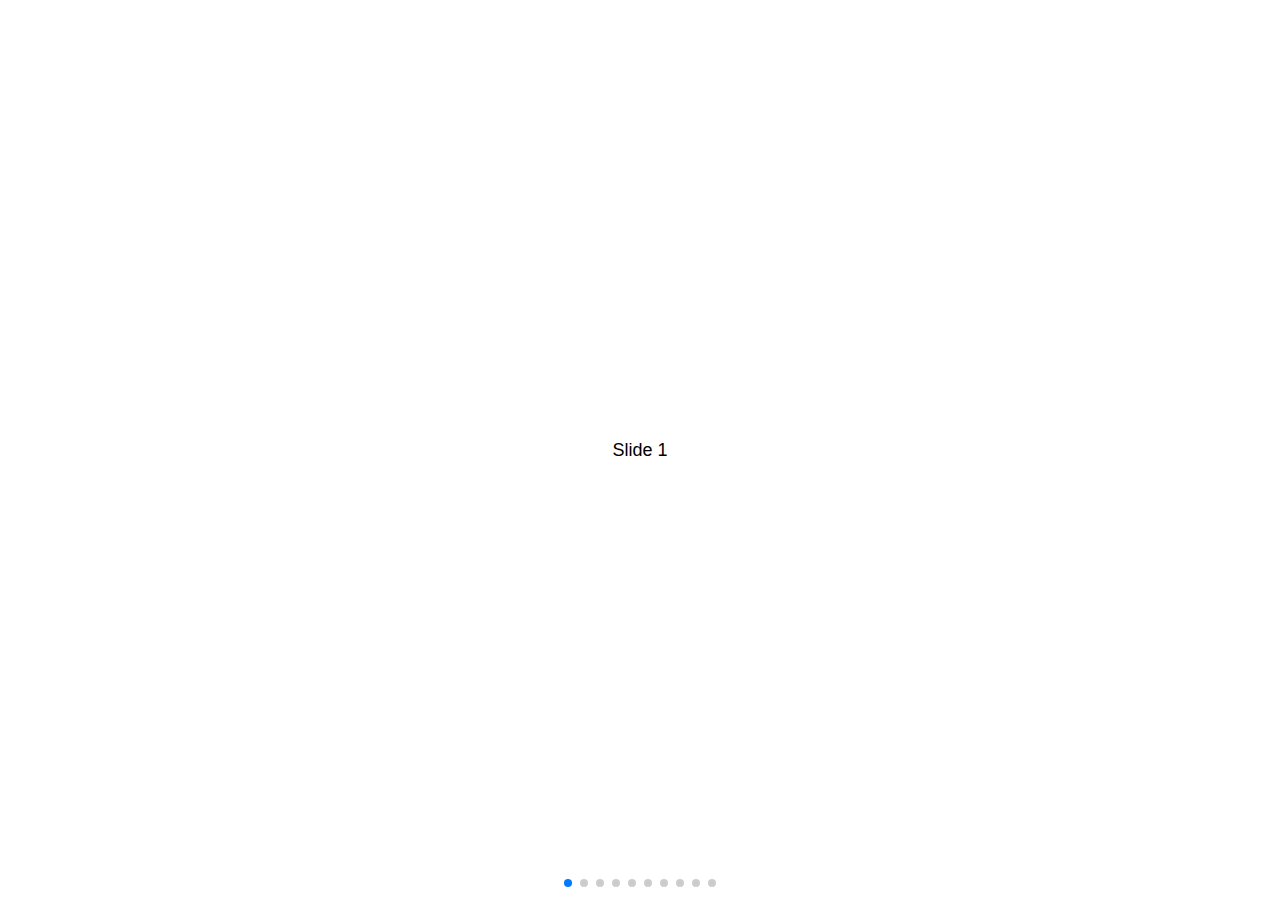
<file: swiper-5.3.6/swiper-5.3.6/demos/030-pagination.html>
<!DOCTYPE html>
<html lang="en">
<head>
  <meta charset="utf-8">
  <title>Swiper demo</title>
  <meta name="viewport" content="width=device-width, initial-scale=1, minimum-scale=1, maximum-scale=1">

  <!-- Link Swiper's CSS -->
  <link rel="stylesheet" href="../package/css/swiper.min.css">

  <!-- Demo styles -->
  <style>
    html, body {
      position: relative;
      height: 100%;
    }
    body {
      background: #eee;
      font-family: Helvetica Neue, Helvetica, Arial, sans-serif;
      font-size: 14px;
      color:#000;
      margin: 0;
      padding: 0;
    }
    .swiper-container {
      width: 100%;
      height: 100%;
    }
    .swiper-slide {
      text-align: center;
      font-size: 18px;
      background: #fff;

      /* Center slide text vertically */
      display: -webkit-box;
      display: -ms-flexbox;
      display: -webkit-flex;
      display: flex;
      -webkit-box-pack: center;
      -ms-flex-pack: center;
      -webkit-justify-content: center;
      justify-content: center;
      -webkit-box-align: center;
      -ms-flex-align: center;
      -webkit-align-items: center;
      align-items: center;
    }
  </style>
</head>
<body>
  <!-- Swiper -->
  <div class="swiper-container">
    <div class="swiper-wrapper">
      <div class="swiper-slide">Slide 1</div>
      <div class="swiper-slide">Slide 2</div>
      <div class="swiper-slide">Slide 3</div>
      <div class="swiper-slide">Slide 4</div>
      <div class="swiper-slide">Slide 5</div>
      <div class="swiper-slide">Slide 6</div>
      <div class="swiper-slide">Slide 7</div>
      <div class="swiper-slide">Slide 8</div>
      <div class="swiper-slide">Slide 9</div>
      <div class="swiper-slide">Slide 10</div>
    </div>
    <!-- Add Pagination -->
    <div class="swiper-pagination"></div>
  </div>

  <!-- Swiper JS -->
  <script src="../package/js/swiper.min.js"></script>

  <!-- Initialize Swiper -->
  <script>
    var swiper = new Swiper('.swiper-container', {
      pagination: {
        el: '.swiper-pagination',
      },
    });
  </script>
</body>
</html>
</file>
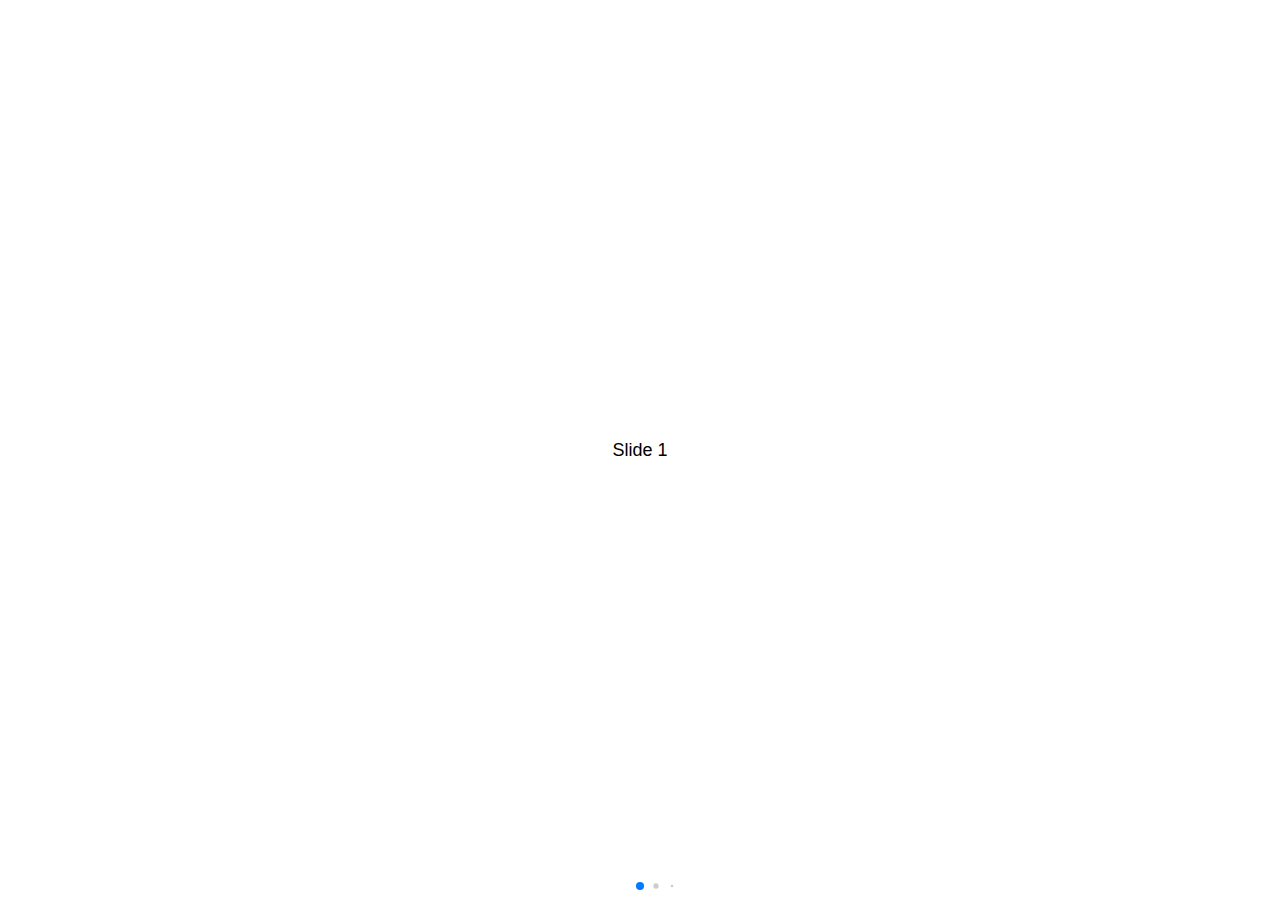
<file: swiper-5.3.6/swiper-5.3.6/demos/040-pagination-dynamic.html>
<!DOCTYPE html>
<html lang="en">
<head>
  <meta charset="utf-8">
  <title>Swiper demo</title>
  <meta name="viewport" content="width=device-width, initial-scale=1, minimum-scale=1, maximum-scale=1">

  <!-- Link Swiper's CSS -->
  <link rel="stylesheet" href="../package/css/swiper.min.css">

  <!-- Demo styles -->
  <style>
    html, body {
      position: relative;
      height: 100%;
    }
    body {
      background: #eee;
      font-family: Helvetica Neue, Helvetica, Arial, sans-serif;
      font-size: 14px;
      color:#000;
      margin: 0;
      padding: 0;
    }
    .swiper-container {
      width: 100%;
      height: 100%;
    }
    .swiper-slide {
      text-align: center;
      font-size: 18px;
      background: #fff;

      /* Center slide text vertically */
      display: -webkit-box;
      display: -ms-flexbox;
      display: -webkit-flex;
      display: flex;
      -webkit-box-pack: center;
      -ms-flex-pack: center;
      -webkit-justify-content: center;
      justify-content: center;
      -webkit-box-align: center;
      -ms-flex-align: center;
      -webkit-align-items: center;
      align-items: center;
    }
  </style>
</head>
<body>
  <!-- Swiper -->
  <div class="swiper-container">
    <div class="swiper-wrapper">
      <div class="swiper-slide">Slide 1</div>
      <div class="swiper-slide">Slide 2</div>
      <div class="swiper-slide">Slide 3</div>
      <div class="swiper-slide">Slide 4</div>
      <div class="swiper-slide">Slide 5</div>
      <div class="swiper-slide">Slide 6</div>
      <div class="swiper-slide">Slide 7</div>
      <div class="swiper-slide">Slide 8</div>
      <div class="swiper-slide">Slide 9</div>
      <div class="swiper-slide">Slide 10</div>
    </div>
    <!-- Add Pagination -->
    <div class="swiper-pagination"></div>
  </div>

  <!-- Swiper JS -->
  <script src="../package/js/swiper.min.js"></script>

  <!-- Initialize Swiper -->
  <script>
    var swiper = new Swiper('.swiper-container', {
      pagination: {
        el: '.swiper-pagination',
        dynamicBullets: true,
      },
    });
  </script>
</body>
</html>
</file>
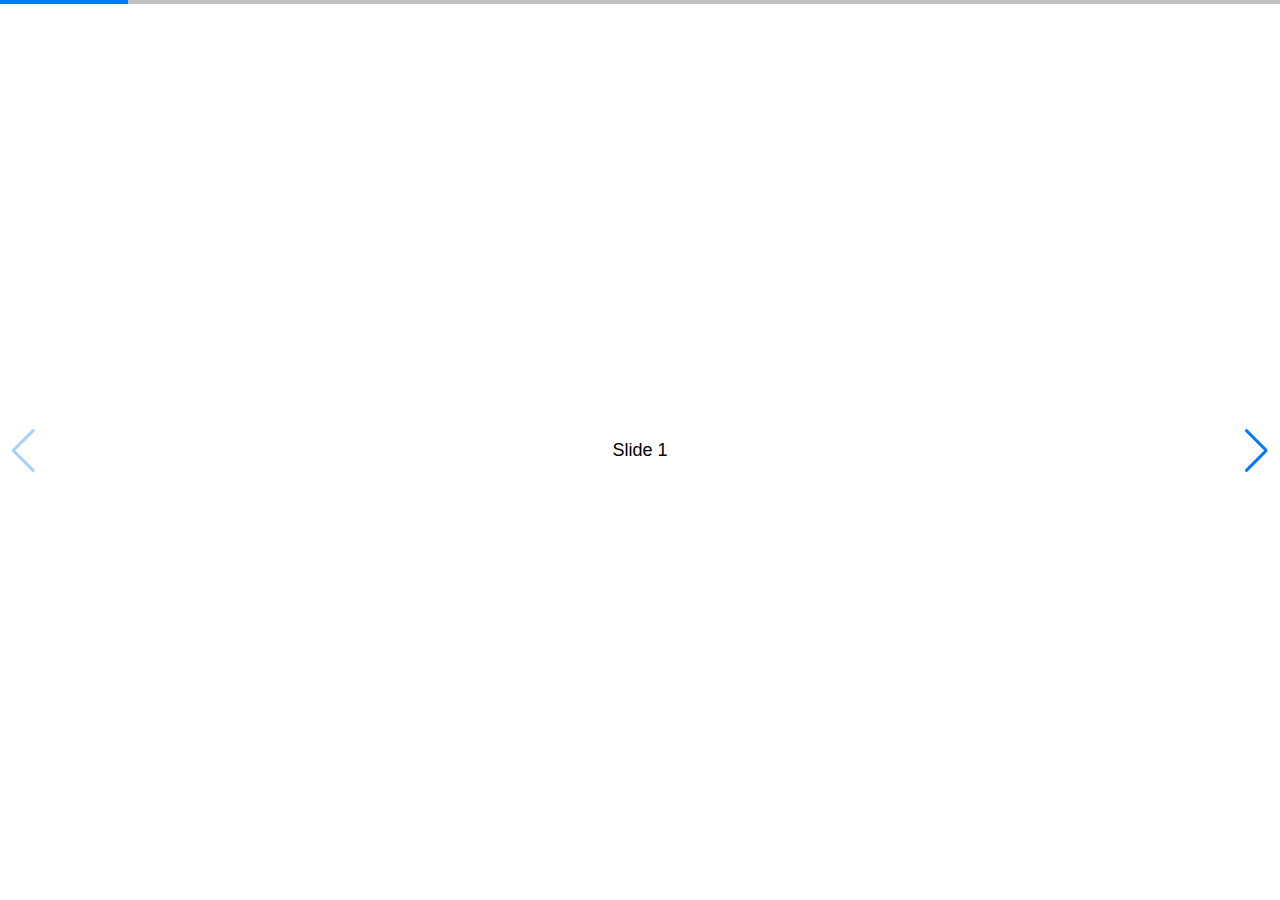
<file: swiper-5.3.6/swiper-5.3.6/demos/050-pagination-progress.html>
<!DOCTYPE html>
<html lang="en">
<head>
  <meta charset="utf-8">
  <title>Swiper demo</title>
  <!-- Link Swiper's CSS -->
  <link rel="stylesheet" href="../package/css/swiper.min.css">

  <!-- Demo styles -->
  <style>
    html, body {
      position: relative;
      height: 100%;
    }
    body {
      background: #eee;
      font-family: Helvetica Neue, Helvetica, Arial, sans-serif;
      font-size: 14px;
      color:#000;
      margin: 0;
      padding: 0;
    }
    .swiper-container {
      width: 100%;
      height: 100%;
    }
    .swiper-slide {
      text-align: center;
      font-size: 18px;
      background: #fff;

      /* Center slide text vertically */
      display: -webkit-box;
      display: -ms-flexbox;
      display: -webkit-flex;
      display: flex;
      -webkit-box-pack: center;
      -ms-flex-pack: center;
      -webkit-justify-content: center;
      justify-content: center;
      -webkit-box-align: center;
      -ms-flex-align: center;
      -webkit-align-items: center;
      align-items: center;
    }
  </style>
</head>
<body>
  <!-- Swiper -->
  <div class="swiper-container">
    <div class="swiper-wrapper">
      <div class="swiper-slide">Slide 1</div>
      <div class="swiper-slide">Slide 2</div>
      <div class="swiper-slide">Slide 3</div>
      <div class="swiper-slide">Slide 4</div>
      <div class="swiper-slide">Slide 5</div>
      <div class="swiper-slide">Slide 6</div>
      <div class="swiper-slide">Slide 7</div>
      <div class="swiper-slide">Slide 8</div>
      <div class="swiper-slide">Slide 9</div>
      <div class="swiper-slide">Slide 10</div>
    </div>
    <!-- Add Pagination -->
    <div class="swiper-pagination"></div>
    <!-- Add Arrows -->
    <div class="swiper-button-next"></div>
    <div class="swiper-button-prev"></div>
  </div>

  <!-- Swiper JS -->
  <script src="../package/js/swiper.min.js"></script>

  <!-- Initialize Swiper -->
  <script>
    var swiper = new Swiper('.swiper-container', {
      pagination: {
        el: '.swiper-pagination',
        type: 'progressbar',
      },
      navigation: {
        nextEl: '.swiper-button-next',
        prevEl: '.swiper-button-prev',
      },
    });
  </script>
</body>
</html>
</file>
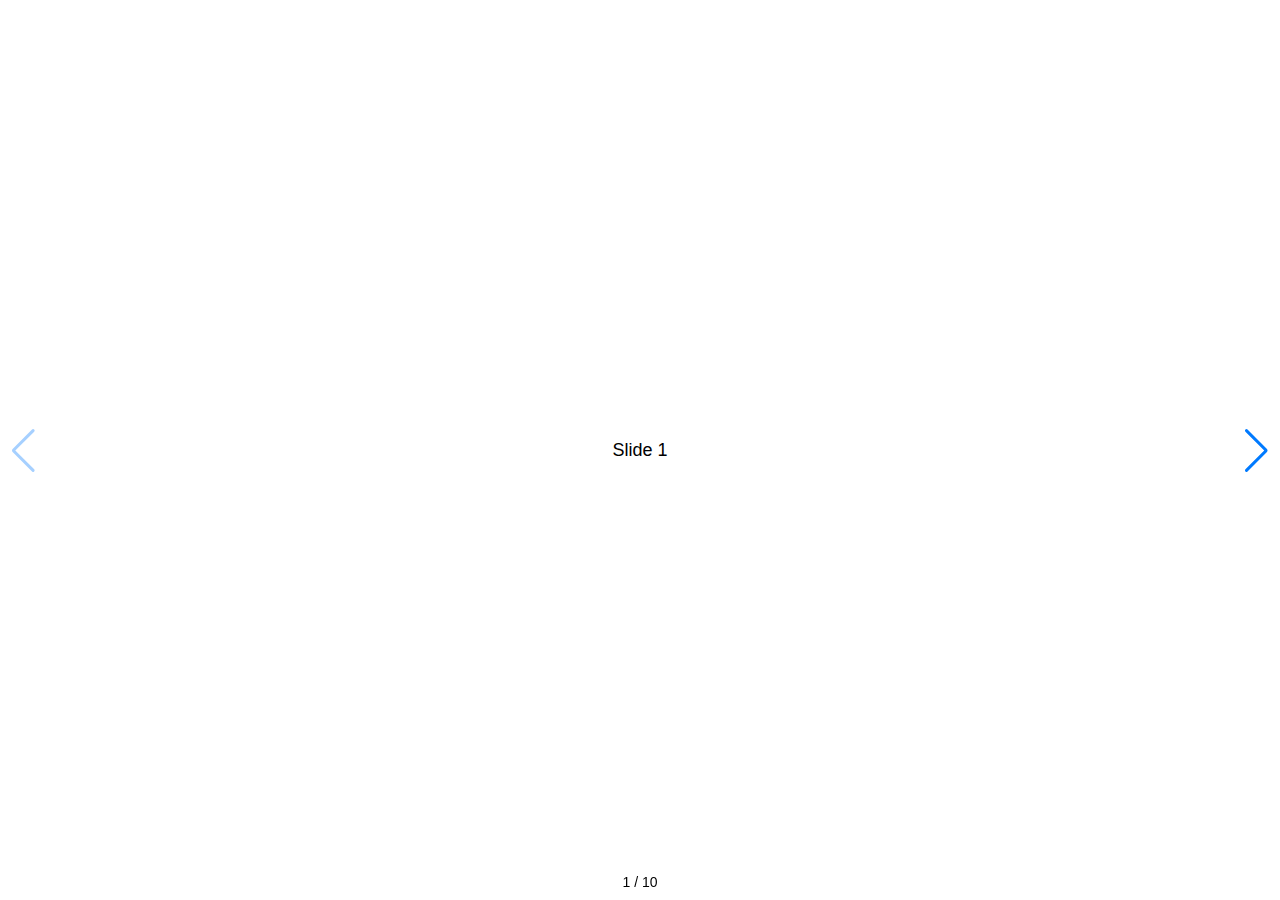
<file: swiper-5.3.6/swiper-5.3.6/demos/060-pagination-fraction.html>
<!DOCTYPE html>
<html lang="en">
<head>
  <meta charset="utf-8">
  <title>Swiper demo</title>
  <!-- Link Swiper's CSS -->
  <link rel="stylesheet" href="../package/css/swiper.min.css">

  <!-- Demo styles -->
  <style>
    html, body {
      position: relative;
      height: 100%;
    }
    body {
      background: #eee;
      font-family: Helvetica Neue, Helvetica, Arial, sans-serif;
      font-size: 14px;
      color:#000;
      margin: 0;
      padding: 0;
    }
    .swiper-container {
      width: 100%;
      height: 100%;
    }
    .swiper-slide {
      text-align: center;
      font-size: 18px;
      background: #fff;

      /* Center slide text vertically */
      display: -webkit-box;
      display: -ms-flexbox;
      display: -webkit-flex;
      display: flex;
      -webkit-box-pack: center;
      -ms-flex-pack: center;
      -webkit-justify-content: center;
      justify-content: center;
      -webkit-box-align: center;
      -ms-flex-align: center;
      -webkit-align-items: center;
      align-items: center;
    }
  </style>
</head>
<body>
  <!-- Swiper -->
  <div class="swiper-container">
    <div class="swiper-wrapper">
      <div class="swiper-slide">Slide 1</div>
      <div class="swiper-slide">Slide 2</div>
      <div class="swiper-slide">Slide 3</div>
      <div class="swiper-slide">Slide 4</div>
      <div class="swiper-slide">Slide 5</div>
      <div class="swiper-slide">Slide 6</div>
      <div class="swiper-slide">Slide 7</div>
      <div class="swiper-slide">Slide 8</div>
      <div class="swiper-slide">Slide 9</div>
      <div class="swiper-slide">Slide 10</div>
    </div>
    <!-- Add Pagination -->
    <div class="swiper-pagination"></div>
    <!-- Add Arrows -->
    <div class="swiper-button-next"></div>
    <div class="swiper-button-prev"></div>
  </div>

  <!-- Swiper JS -->
  <script src="../package/js/swiper.min.js"></script>

  <!-- Initialize Swiper -->
  <script>
    var swiper = new Swiper('.swiper-container', {
      pagination: {
        el: '.swiper-pagination',
        type: 'fraction',
      },
      navigation: {
        nextEl: '.swiper-button-next',
        prevEl: '.swiper-button-prev',
      },
    });
  </script>
</body>
</html>
</file>
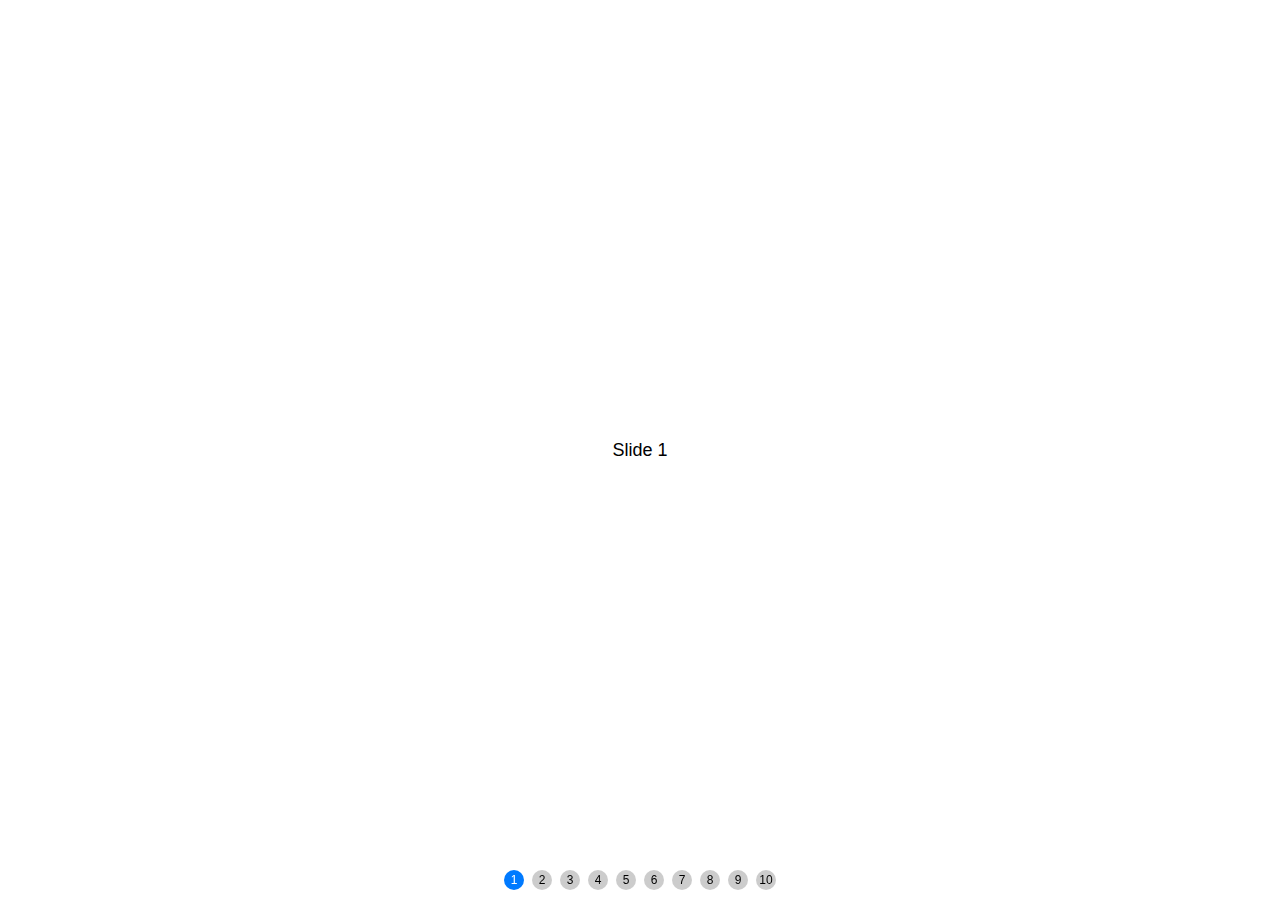
<file: swiper-5.3.6/swiper-5.3.6/demos/070-pagination-custom.html>
<!DOCTYPE html>
<html lang="en">
<head>
  <meta charset="utf-8">
  <title>Swiper demo</title>
  <meta name="viewport" content="width=device-width, initial-scale=1, minimum-scale=1, maximum-scale=1">

  <!-- Link Swiper's CSS -->
  <link rel="stylesheet" href="../package/css/swiper.min.css">

  <!-- Demo styles -->
  <style>
    html, body {
      position: relative;
      height: 100%;
    }
    body {
      background: #eee;
      font-family: Helvetica Neue, Helvetica, Arial, sans-serif;
      font-size: 14px;
      color:#000;
      margin: 0;
      padding: 0;
    }
    .swiper-container {
      width: 100%;
      height: 100%;
    }
    .swiper-slide {
      text-align: center;
      font-size: 18px;
      background: #fff;

      /* Center slide text vertically */
      display: -webkit-box;
      display: -ms-flexbox;
      display: -webkit-flex;
      display: flex;
      -webkit-box-pack: center;
      -ms-flex-pack: center;
      -webkit-justify-content: center;
      justify-content: center;
      -webkit-box-align: center;
      -ms-flex-align: center;
      -webkit-align-items: center;
      align-items: center;
    }
    .swiper-pagination-bullet {
      width: 20px;
      height: 20px;
      text-align: center;
      line-height: 20px;
      font-size: 12px;
      color:#000;
      opacity: 1;
      background: rgba(0,0,0,0.2);
    }
    .swiper-pagination-bullet-active {
      color:#fff;
      background: #007aff;
    }
  </style>
</head>
<body>
  <!-- Swiper -->
  <div class="swiper-container">
    <div class="swiper-wrapper">
      <div class="swiper-slide">Slide 1</div>
      <div class="swiper-slide">Slide 2</div>
      <div class="swiper-slide">Slide 3</div>
      <div class="swiper-slide">Slide 4</div>
      <div class="swiper-slide">Slide 5</div>
      <div class="swiper-slide">Slide 6</div>
      <div class="swiper-slide">Slide 7</div>
      <div class="swiper-slide">Slide 8</div>
      <div class="swiper-slide">Slide 9</div>
      <div class="swiper-slide">Slide 10</div>
    </div>
    <!-- Add Pagination -->
    <div class="swiper-pagination"></div>
  </div>

  <!-- Swiper JS -->
  <script src="../package/js/swiper.min.js"></script>

  <!-- Initialize Swiper -->
  <script>
    var swiper = new Swiper('.swiper-container', {
      pagination: {
        el: '.swiper-pagination',
        clickable: true,
        renderBullet: function (index, className) {
          return '<span class="' + className + '">' + (index + 1) + '</span>';
        },
      },
    });
  </script>
</body>
</html>
</file>
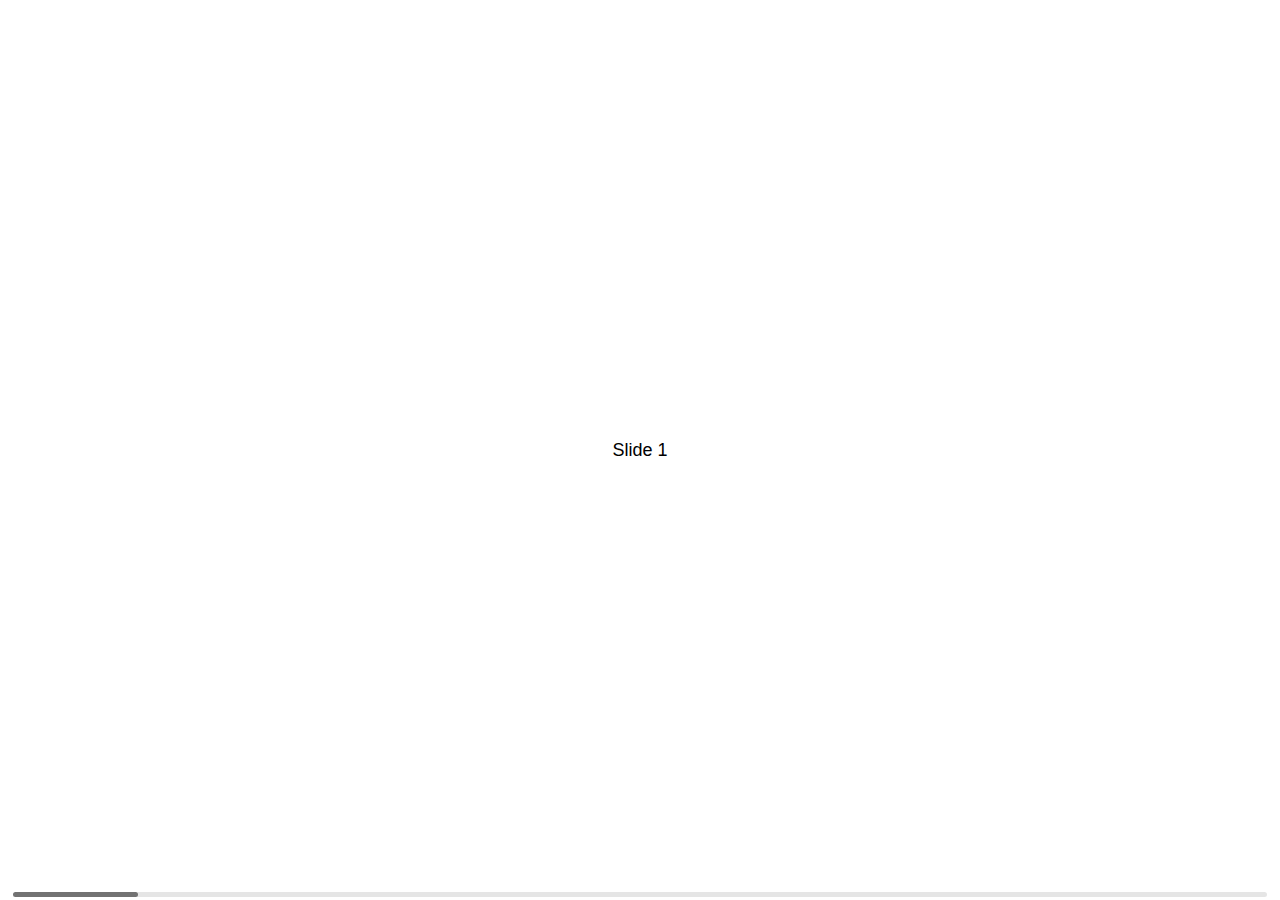
<file: swiper-5.3.6/swiper-5.3.6/demos/080-scrollbar.html>
<!DOCTYPE html>
<html lang="en">
<head>
  <meta charset="utf-8">
  <title>Swiper demo</title>
  <meta name="viewport" content="width=device-width, initial-scale=1, minimum-scale=1, maximum-scale=1">

  <!-- Link Swiper's CSS -->
  <link rel="stylesheet" href="../package/css/swiper.min.css">

  <!-- Demo styles -->
  <style>
    html, body {
      position: relative;
      height: 100%;
    }
    body {
      background: #eee;
      font-family: Helvetica Neue, Helvetica, Arial, sans-serif;
      font-size: 14px;
      color:#000;
      margin: 0;
      padding: 0;
    }
    .swiper-container {
      width: 100%;
      height: 100%;
    }
    .swiper-slide {
      text-align: center;
      font-size: 18px;
      background: #fff;

      /* Center slide text vertically */
      display: -webkit-box;
      display: -ms-flexbox;
      display: -webkit-flex;
      display: flex;
      -webkit-box-pack: center;
      -ms-flex-pack: center;
      -webkit-justify-content: center;
      justify-content: center;
      -webkit-box-align: center;
      -ms-flex-align: center;
      -webkit-align-items: center;
      align-items: center;
    }
  </style>
</head>
<body>
  <!-- Swiper -->
  <div class="swiper-container">
    <div class="swiper-wrapper">
      <div class="swiper-slide">Slide 1</div>
      <div class="swiper-slide">Slide 2</div>
      <div class="swiper-slide">Slide 3</div>
      <div class="swiper-slide">Slide 4</div>
      <div class="swiper-slide">Slide 5</div>
      <div class="swiper-slide">Slide 6</div>
      <div class="swiper-slide">Slide 7</div>
      <div class="swiper-slide">Slide 8</div>
      <div class="swiper-slide">Slide 9</div>
      <div class="swiper-slide">Slide 10</div>
    </div>
    <!-- Add Scrollbar -->
    <div class="swiper-scrollbar"></div>
  </div>

  <!-- Swiper JS -->
  <script src="../package/js/swiper.min.js"></script>

  <!-- Initialize Swiper -->
  <script>
    var swiper = new Swiper('.swiper-container', {
      scrollbar: {
        el: '.swiper-scrollbar',
        hide: true,
      },
    });
  </script>
</body>
</html>
</file>
<file: css/index.css>
@import url('https://fonts.googleapis.com/css?family=Open+Sans&display=swap');
body{
    font-family: Open sans;
    background-color: #efeeee;
    margin-right: 0px;
    overflow-x: hidden;
}
.navbar {
    box-shadow: 2px 2px 10px #ddd;
}
.navbar-brand img{
    width: 50px;
    position: absolute;
    left: 20px;
    top: 15px;
}
.welcome{
    color: grey;
    font-size: 10px;
}
.col-sm-3{
    display: inline-flex;
    margin-right: auto;
    margin-left: auto;
}
.col-sm-3 p{
    margin-right: auto;
    margin-left: auto;
    color: grey;
    font-size: 10px;
}
.first-header{
    background-color: rgba(0, 0, 0, 0.90);
    padding: 10px;
}
.navbar{
    padding: 20px;
}
.navbar-nav{
    margin-left: 400px;
}
.nav-link {
    font-size: 13px;
    font-family: Open sans;
    opacity: 0.8;
}
.facebook{
    color: grey;
    margin-right: 20px;
}
.twitter{
    color: grey;
    margin-right: 20px;
}
.dribbble{
    color: grey;
    margin-right: 20px;
}
.instagram{
    color: grey;
    margin-right: 20px;
}
.behance{
    color: grey;
    margin-right: 20px;
}
.btn-primary{
        position: absolute;
        right: 20px;
        border: none;
        padding-top: 10px;
        padding-bottom: 10px;
        padding-left: 30px;
        padding-right: 30px;
        border-radius: 10px;
        font-size: 13px;
        background-color: #344d9f;
}
.btn-primary:hover{
        color: #344d9f;
        background-color: #ddd;
        transition: 0.6s ease-in-out;
}
.navUnderline ul{
    margin-left: 260px;
}
.navUnderline ul li a
{
    position: relative;
    margin-right: 15px;
}
.navUnderline ul li a:before
{
    content: ' ';
    position: absolute;
    top: 75%;
    left: 0;
    width: 100%;
    height: 2px;
    background: #344d9f;
    transform: translateY(-50%) scaleX(0);
    transform-origin: right;
    transition: 0.5s transform;
}
.navUnderline ul li a:hover::before
{
    transform: translateY(-50%) scaleX(1);
    transform-origin: left;
    transition: 0.5s transform;
}

.carousel-caption {
    background-color: #efeeee;
    border-radius: 10px;
     box-shadow: 2px 2px 10px #ddd;
}
.carousel-caption h5{
    color: #344d9f;
}
    /* BUTTON BORDER OF SLIDE BEGINS*/
.slide-button
    {
        position: relative;
        display: inline-block;
        padding: 10px 10px;
        border: 2px solid #344d9f;
        text-transform: uppercase;
        color: #344d9f;
        text-decoration: none;
        font-weight: 600;
        font-size: 15px;
        cursor: pointer;
    }
    .slide-button:before
    {
        content: " ";
        position: absolute;
        top: 6px;
        left: -2px;
        width: calc(100% + 4px);
        height: calc(100% - 12px);
        background: #efeeee;
        transition: 0.5s ease-in-out;
        transform: scaleY(1);
        transition-delay: 0.5s;
    }
    .slide-button:hover:before
    {
        transform: scaleY(0);
    }
    .slide-button:after
    {
        content: " ";
        position: absolute;
        left: 6px;
        top: -2px;
        height: calc(100% + 4px);
        width: calc(100% - 12px);
        background: #efeeee;
        transition: 0.5s ease-in-out;
        transform: scaleX(1)
    }
    .slide-button:hover:after
    {
        transform: scaleX(0);
    }
    .slide-button span
    {
        position: relative;
        z-index: 3;
    }


    .more-service-button
    {
        position: relative;
        display: inline-block;
        padding: 10px 10px;
        border: 2px solid #344d9f;
        text-transform: uppercase;
        color: #344d9f;
        text-decoration: none;
        font-weight: 600;
        font-size: 15px;
        cursor: pointer;
    }
    .more-service-button:before
    {
        content: " ";
        position: absolute;
        top: 6px;
        left: -2px;
        width: calc(100% + 4px);
        height: calc(100% - 12px);
        background: #efeeee;
        transition: 0.5s ease-in-out;
        transform: scaleY(1);
        transition-delay: 0.5s;
    }
    .more-service-button:hover:before
    {
        transform: scaleY(0);
    }
    .more-service-button:after
    {
        content: " ";
        position: absolute;
        left: 6px;
        top: -2px;
        height: calc(100% + 4px);
        width: calc(100% - 12px);
        background: #efeeee;
        transition: 0.5s ease-in-out;
        transform: scaleX(1)
    }
    .more-service-button:hover:after
    {
        transform: scaleX(0);
    }
    .more-service-button span
    {
        position: relative;
        z-index: 3;
        text-align: center;
    }
    .more-service-button-center{
        text-align: center;
    }
    /*BUTTON BORDER ENDS*/

    .carousel-move{
        margin-top: -100px;
    }
    .services-section{
        padding-top: 20px;
    }

    .bimbstech-service-header{
        text-align: center;
        font-size: 20px;
        font-weight: bold;
        color: #344d9f;
    }
     .services-main-text h2{
        text-align: center;
        padding-top: 20px;
        color: #344d9f;
        font-size: 20px;
        font-weight: bold;
        /*text-shadow: 2px 2px;*/
    }
    .services-main-text p{
        text-align: center;
        padding-top: 5px;
        padding-bottom: 20px;
        color: grey;
        font-size: 15px;
    }
    .services-section-logo{
        width: 200px;
        display: block;
        margin-left: auto;
        margin-right: auto;
        padding-top: 10px;
    }
    .services-section-images{
        padding-top: 20px;
        display: block;
        margin-left: auto;
        margin-right: auto;
        max-width: 130px;
        height: 100px;
        padding-bottom: 15px;
    }
    .services-h3{
        text-align: center;
        color: #344d9f;
        font-size: 15px;
        font-weight: bold;
    }
    .services-p{
        text-align: center;
        color: grey;
        font-size: 15px;
        padding: 0 50px;
    }
    .more-services{
        display: block;
        margin-left: auto;
        margin-right: auto;
        padding-top: 10px;
        padding-bottom: 10px;
        padding-left: 30px;
        padding-right: 30px;
        border: 2px solid;
        border-color: #344d9f;
        background-color: white;
        font-size: 15px;
        color: #344d9f;
    }
    .more-services:hover{
        background-color: #344d9f;
        color: white;
    }
    .our-work{
        padding-top: 20px
    }
    .our-work h2{
        text-align: center;
        color: #344d9f;
        font-size: 15px;
        font-weight: bold;
    }
    .our-work p{
        text-align: center;
        color: grey;
        font-size: 15px;
    }
    .our-work hr{
        width: 50px;
        color: #344d9f;
        margin-left: auto;
        margin-right: auto;
        border-color: #344d9f;
        border: 1px solid;
    }
    .our-blog{
        padding-top: 20px;
        padding-left: 10px;
    }
    .our-blog h2{
        text-align: center;
        color: #344d9f;
        font-size: 15px;
        font-weight: bold;
    }
    .our-blog p{
        text-align: center;
        color: grey;
        font-size: 15px;
    }
    .our-blog-h3{
        font-size: 15px;
        color: #344d9f;
        text-align: center;
        font-size: 15px;
    }
    .our-blog-img{
        display: block;
        width: 250px;
        height: 180px;
        margin-left: auto;
        margin-right: auto;
    }
    .grow-your-business{
        margin-top: 50px;
        padding-top: 30px;
        padding-bottom: 30px;
        padding-left: 15px;
        padding-right: 15px;
        background-color: #344d9f;
        position: relative;
    }
.grow-your-business h4{
    line-height: 25px;
    color: papayawhip;
    font-size: 15px;
    margin-left: 30px;
    padding-right: 150px;
}
    .grow-your-business p a button{
    border: none;
    padding-top: 10px;
    padding-bottom: 10px;
    padding-left: 30px;
    padding-right: 30px;
    border-radius: 10px;
    background-color: #97a1e0;
    position: absolute;
    right: 20px;
    top: 20px;
    color: papayawhip;
    font-size: 15px;
    
}
.grow-your-business a button:hover{
        color: #344d9f;
        background-color: #ddd;
        transition: 0.6s ease-in-out;
}
footer{
    background-color: rgba(0, 0, 0, 0.90);
    margin-top: 50px;
    padding-bottom: 15px;
}
.footer{
    padding: 50px 60px;
    display: inline-flex;
    margin-left: 60px;
}
.about-us{
    color: grey;
    margin-right: 50px;
}
.about-us h5{
    font-size: 13px;
}
.about-us p{
    font-size: 13px;
}
.quick-links{
    display: inline-flex;
    margin-right: 50px;
    font-size: 13px;
}
.quick-link h5{
    color: grey;
    font-size: 13px;
}
.quick-links-1 a p{
    display: block;
    color: grey;
    margin-bottom: 15px;
    margin-right: 20px;
    font-size: 13px;
}
.quick-links-2 a p{
    display: block;
    color: grey;
    margin-bottom: 15px;
    margin-left: 20px;
    font-size: 13px;
}
.get-in-touch{
    margin-left: 50px;
    font-size: 13px;
}
.get-in-touch h5{
    color: grey;
    font-size: 13px;
}
.get-in-touch h6{
    color: grey;
    line-height: 25px;
    font-size: 13px;
}
.get-in-touch p{
    color: grey;
    font-size: 13px;
}
.get-in-touch a button{
    border: 2px solid grey;
    color: grey;
    background-color: transparent;
    padding: 5px 10px;
    font-size: 13px;
}
.news-letter{
    margin-left: 80px;
    color: grey;
    font-size: 13px;
}
.news-letter h5{
    font-size: 13px;
}
.news-letter hr{ 
    border-color: grey;
}
.news-letter input{
    padding: 10px;
    background-color: rgb(36, 35, 35);
    border: none;
    border-bottom: 2px solid;
    border-bottom-color: rgb(36, 35, 35);
    font-size: 13px;
}

.news-letter button{
    margin-top: 15px;
    border: 2px solid grey;
    color: grey;
    background-color: transparent;
    padding: 5px 10px;
    font-size: 13px;
}

.services-down{
    padding-top: 80px;
}
#moreservices{
    display: none;
}
.copyright{
    text-align: center; 
    color: white;
    opacity: 0.5;
    margin-top: -50px;
}

::-webkit-scrollbar
{
    width: 12px;
}
::-webkit-scrollbar-thumb
{
    background: linear-gradient(#efeeee, #344d9f);
    border-radius: 6px;
}
@media screen and (max-width: 1100px) {
    .footer{
        padding: 50px 20px;
        margin-left: 30px;
    }
}
@media screen and (max-width: 900px) {
    body{
        overflow-x: hidden;
    }
    .welcome{
        font-size: 9px;
        text-align: center;
        padding: 0px 23px;
    }
    .navbar-nav{
    margin-left: 40px;
    }
    
    .btn-primary{
        margin-left: 0px;
        margin-top: -30px;
    }
    .services-section-logo{
        width: 10%;
    }
    .services-main-text h2{
        font-weight: bold;
    }
    .services-main-text p{
        padding: 0 15%;
    }
    .services-p{
        padding: 0 15%;
    }
    .our-work p{
        padding: 0 15%;
    }
    .grow-your-business{
       margin-bottom: 20px;
       height: 100%;
    }
    .grow-your-business h4{
        padding: 0 15%;
    }
    .grow-your-business p{
        text-align: center;
    }
    .grow-your-business p a button{
        position: relative;
        margin-top: -20px;
        margin-bottom: 20px;
    }
    .our-blog-img{
        margin-top: 20px;
        width: 200px;
        height: 150px;
        margin-right: auto;
        margin-left: auto;
    }
    .our-blog p{
        padding: 0 15%;
    }
    .our-blog-h3{
        padding: 0 15%;
    }
    .more-service-button-center{
        margin-top: 10px;
    }
    .footer{
        display: block;
        padding: 50px;
       text-align: center;
    }
    
    .about-us{
        margin-bottom: 30px;
        margin-left: 0px;
        margin-right: 0px;
    }
    .quick-link{
        margin-bottom: 30px;
        margin-left: 0px;
    }
    .quick-links-1 a p{
        text-align: center;
        margin-left: 20px;
    }
    .quick-links-2 a p{
        text-align: center;
        margin-right: 0px;
    }
    .get-in-touch{
        margin-bottom: 30px;
        text-align: center;
        margin-left: -10px;
    }
    .news-letter{
        margin-left: 0px;
    }
.navUnderline ul{
    margin-left: 0px;
}
.navUnderline ul li a
{
    position: relative;
    margin-left: 0;
}
.navUnderline ul li a:before
{
    content: ' ';
    position: absolute;
    top: 77%;
    left: -2px;
    width: 17%;
    height: 2px;
    background: #344d9f;
    transform: translateY(-50%) scaleX(0);
    transform-origin: right;
    transition: 0.5s transform;
}
.navUnderline ul li a:hover::before
{
    transform: translateY(-50%) scaleX(1);
    transform-origin: left;
    transition: 0.5s transform;
}
.main-header-items{
    display: none;
}

.first-header{
    display: list-item;
    margin-left: 0px;
}
.welcome{
    font-size: 10px;
    text-align: center;
    margin-left: 0px;
}
.first-header-second-text{
    text-align: center;
}
.first-header-second-text p{
    font-size: 10px;
    margin-right: 10px;
}
.logo img{
    margin-left: -70px;
    width: 60px;
}
.project button{
    position: absolute;
    right: 5%;
}
.about-us h5{
    display: none;
}
.about-us p{
    display: none;
}

.quick-link{
    display: none;
}
.news-letter{
    display: none;
}

}
@media screen and (min-width: 330px) {
    .icon-bar{
        text-align: center;
        margin-left: 10%;
    }
}
@media screen and (min-width: 400px) {
        .icon-bar{
            text-align: center;
            margin-left: 15%;
        }
}
@media screen and (min-width: 700px) {
    .icon-bar{
        text-align: center;
        margin-left: 0px;
}
}
</file>
<file: css/aboutUs.css>
@import url('https://fonts.googleapis.com/css?family=Open+Sans&display=swap');
body {
    font-family: open sans;
    background-color: rgba(192, 192, 192, 0.2);
}
.section-1 {
    margin-top: 35px;
    position: relative;
}
.section-1 h1{
    color: rgba(45, 45, 158, 0.87);
    font-size: 50px;
    line-height: 60px;
    text-align: center;
}
.section-1 p{
    text-align: center;
}
.section-2 h3{
    color: rgba(45, 45, 158, 0.87);
    text-align: center;

}

.section-2 p{
    text-align: center;
    padding: 5px 150px;
}
.section-2 img{
    width: 40%;
    height: 40%;
}

.pulse{
    position: relative;
    margin-top: 80px;
    margin-left: 50%;
    transform: translate(-50%,-50%);
    width: 80px;
    height: 80px;
    background: rgba(45, 45, 158, 0.87);
    color: #fff;
    border-radius: 50%;
    text-align: center;
    line-height: 84px;
    font-size: 48px;
}
.pulse:before,
.pulse:after{
    content: '';
    display: block;
    position: absolute;
    border: 50%;
    border: 1px solid rgba(45, 45, 158, 0.87);
    left: -20px;
    right: -20px;
    top: -20px;
    bottom: -20px;
    border-radius: 50%;
    animation: animate 1.5s linear infinite;
    opacity: 0;
    backface-visibility: hidden;
}
.pulse:after{
    animation-delay: .5s;
}
@keyframes animate
{
    0%
    {
        transform: scale(0.5);
        opacity: 0;
    }
    50%
    {
        opacity: 1;
    }
    100%
    {
        transform: scale(1.2);
        opacity: 0;
    }
}
.section-1 h1{
    animation: animated 5s;
    animation-delay: .5s;
    transition-delay: .5s;
    transition: 5s ease-in-out;
}
@keyframes animated{
    0%{
        margin-top: -300px;
    }
    50%{
        margin-top: -50px;
    }
    100%{
        margin-top: 10px;
    }
}
@media screen and (max-width: 1100px) {
    .section-1 h1{
        font-size: 20px;
        line-height: 35px;
        padding: 0 10%;
    }
    .section-1 p{
        font-size: 11px;
        padding: 0 10%;
    }
    .section-2 h3{
        font-size: 20px;
        line-height: 25px;
    }
    .section-2 p{
        font-size: 11px;
        padding: 4px 50px;
    }
    .section-2 p img{
        width: 75%;
        height: 75%;
    }
}
</file>
<file: css/cvwriting.css>
@import url('https://fonts.googleapis.com/css?family=Open+Sans&display=swap');
body {
    font-family: open sans;
    background-color: rgba(192, 192, 192, 0.2);
}
.sectioncv-1{
    background-color: rgba(192, 192, 192, 0.2);
    padding-top: 50px;
    padding-bottom: 150px;
}
.sectioncv-1 h1{
    color: #344d9f;
    text-align: center;
}
.sectioncv-1 h4{
    color: #344d9f;
    text-align: center;
    padding-top: 20px;
    padding-bottom: 50px;
}

/*Main Button Brightness Begins*/
.sectioncv-1 p{
    text-align: center;
}
.sectioncv-1 p a{
    position: relative;
    display: inline-block;
    padding: 15px 30px;
    color: #344d9f;
    text-transform: uppercase;
    letter-spacing: 4px;
    text-decoration: none;
    font-size: 15px;
    overflow: hidden;
    transition: 0.2s;
    margin: auto;
    text-align: center;
}
.sectioncv-1 p a:hover{
    color: white;
    background:#344d9f;
    box-shadow: 0 0 10px #344d9f, 0 0 40px #344d9f, 0 0 80px #344d9f;
    transition-delay: 1s;
}
    .sectioncv-1 p a span
        {
            position: absolute;
            display: block;
        }
    .sectioncv-1 p a span:nth-child(1)
        {
            top: 0;
            left: -100%;
            width: 100%;
            height: 2px;
            background: linear-gradient(90deg,transparent,#344d9f);
        }
    .sectioncv-1 p a:hover span:nth-child(1)
        {
            left: 100%;
            transition: 1s;
        }
    .sectioncv-1 p a span:nth-child(3)
        {
            bottom: 0;
            right: -100%;
            width: 100%;
            height: 2px;
            background: linear-gradient(270deg,transparent,#344d9f);
        }
    .sectioncv-1 p a:hover span:nth-child(3)
        {
            right: 100%;
            transition: 1s;
            transition-delay: 0.5s;
        }
    .sectioncv-1 p a span:nth-child(2)
        {
            top: -100%;
            right: 0;
            width: 2px;
            height: 100%;
            background: linear-gradient(180deg,transparent,#344d9f);
        }
    .sectioncv-1 p a:hover span:nth-child(2)
        {
            top: 100%;
            transition: 1s;
            transition-delay: 0.25s;
        }
    .sectioncv-1 p a span:nth-child(4)
        {
            bottom: -100%;
            left: 0;
            width: 2px;
            height: 100%;
            background: linear-gradient(360deg,transparent,#344d9f);
        }
    .sectioncv-1 p a:hover span:nth-child(4)
        {
            bottom: 100%;
            transition: 1s;
            transition-delay: 0.75s;
        }
/*Main Button Brightness Ends*/
.sectioncv-2{
    padding-left: 100px;
    padding-right: 100px;
    padding-top: 40px;
    display: inline-flex;
    background-color: rgba(192, 192, 192, 0.2);
}
.sectioncv-2 h5{
    font-size: 15px;
    font-weight: bold;
}
.sectioncv-2-1{
    margin-top: -75px;
    background-color: white;
    padding: 30px 0px;
    margin-right: 15px;
    height: 100%;
    width: 100%;
    box-shadow: 1px 1px 8px grey;
    }

.sectioncv-2-2{
    margin-top: -150px;
    background-color: white;
    padding: 30px 0px;
    margin-right: 15px;
    height: 100%;
    width: 100%;
    box-shadow: 1px 1px 8px grey;
    }

.sectioncv-2-3{
    margin-top: -75px;
    background-color: white;
    padding: 30px 0px; 
    width: 100%;
    margin-bottom: 20px;
    box-shadow: 1px 1px 8px grey;
}
.sectioncv-2 h5{
    text-align: center;
    padding: 10px 5px;
    border: 2px solid rgba(45, 45, 158, 0.87);
    width: fit-content;
    margin-left: auto;
    margin-right: auto;
    color: rgba(45, 45, 158, 0.87);
}

.sectioncv-2 p{
    
    color: rgba(45, 45, 158, 0.87);
}
.main-text{
    text-align: center;
    font-size: 15px;
    padding: 5px 20px;
    
}
.cv-price{
    font-size: 20px;
    margin-top: -10px;
    text-align: center;
    font-weight: bolder;
    
}
.sectioncv-2 a button{
    border: 1px solid white;
    background-color: rgba(45, 45, 158, 0.87);
    color: white;
    padding: 15px 10px;
    border-radius: 10px;
}
.order-now{
   text-align: center;
    margin-bottom: 15px;
    margin-left: auto;
    margin-right: auto;
    font-size: 15px;
    
}
#accordion-display{
    display: none;
}
.sectioncv1{
    background-color: #ddd;
    padding-left: 12px;
    padding-top: 10px;
}
.sectioncv1 p{
    padding-bottom: 10px;
    font-size: 14px;
}

.sectioncv2{
    background-color: white;
    padding-left: 12px;
}
.sectioncv2 p{
    font-size: 14px;
}
.text-bold{
    font-weight: bolder;
}
.cv-package p{
    padding-top: 15px;
    text-align: center;
    color: rgba(45, 45, 158, 0.87);
    font-size: 14px;
}
.accordion{
    display: none;
}
.sectioncv-3{
    padding: 30px 50px;
    background-color: rgba(192, 192, 192, 0.2);
    padding-left: 50px;
}
.sectioncv-4{
    background-color: rgba(192, 192, 192, 0.2);
}
.sectioncv-3-header{
    font-weight: bold;
    text-align: left;
    color: rgba(45, 45, 158, 0.87);
    font-size: 20px;
}
.sectioncv-3-body{
    padding: 10px;
}
.accordion-cv{
    display: block;
    margin-bottom: 15px;
  background-color: #eee;
  color:rgba(45, 45, 158, 0.87);
  cursor: pointer;
  padding: 18px;
  width: 100%;
  text-align: left;
  border: none;
  outline: none;
  transition: 0.4s;
  font-size: 15px;

}
.active, .accordion-cv:hover {
  background-color: #ccc;
}
.panel-cv {
  padding: 0 18px;
  background-color: rgba(192, 192, 192, 0.2);
  display: none;
  overflow: hidden;
font-size: 13px;
}
.accordion-cv:after {
  content: '\02795'; /* Unicode character for "plus" sign (+) */
  font-size: 13px;
  color: #344d9f;
  border-color: #344d9f;
  text-decoration-color: #344d9f;
  float: right;
  margin-left: 5px;
}

.active:after {
  content: "\2796"; /* Unicode character for "minus" sign (-) */
}
.sectioncv-1 h1{
    animation: animate 5s;
    animation-delay: .5s;
    transition-delay: .5s;
    transition: 5s ease-in-out;
}
@keyframes animate{
    0%{
        margin-top: -200px;
    }
    50%{
        margin-top: -50px;
    }
    100%{
        margin-top: 10px;
    }
}
@media screen and (max-width: 780px) {
    body{
        overflow-x: hidden;
    }
    .navbar-nav{
        padding-top: 20px;
    }
    .sectioncv-1{
        background-color: rgba(192, 192, 192, 0.2);
        padding-top: 50px;
        padding-bottom: 50px;
    }
    .sectioncv-1 h1{
        font-size: 20px;
    }
    .sectioncv-1 h4{
        font-size: 15px;
        padding: 30px;
    }
    .sectioncv-1 p a{
        padding: 10px 5px;
        color: #344d9f;
        text-transform: uppercase;
        letter-spacing: 2px;
        font-size: 8px;
        font-weight: bolder;
        
    }
    .sectioncv-2{
        padding: 20px;
        display: list-item;
    }
    .sectioncv-2-1{
        margin-top: 0px;
        margin-bottom: 20px;
        margin-left: auto;
        margin-right: auto;
    }
    .sectioncv-2-2{
        margin-top: 0px;
        margin-bottom: 20px;
        margin-left: auto;
        margin-right: auto;
    }
    .sectioncv-2-3{
        margin-top: 0px;
        margin-bottom: 20px;
        margin-left: auto;
        margin-right: auto;
    }
    /* Style the buttons that are used to open and close the accordion panel */
.accordion {
    display: block;
    margin-bottom: 15px;
  background-color: #eee;
  color:  #344d9f;
  cursor: pointer;
  padding: 18px;
  width: 100%;
  text-align: left;
  border: none;
  outline: none;
  transition: 0.4s;
}

/* Add a background color to the button if it is clicked on (add the .active class with JS), and when you move the mouse over it (hover) */
.active, .accordion:hover {
  background-color: #ccc;
}

/* Style the accordion panel. Note: hidden by default */
.panel {
  padding: 0 18px;
  background-color: rgba(192, 192, 192, 0.2);
  display: none;
  overflow: hidden;
}
.accordion:after {
  content: '\02795'; /* Unicode character for "plus" sign (+) */
  font-size: 13px;
  color: #344d9f;
  float: right;
  margin-left: 5px;
}

.active:after {
  content: "\2796"; /* Unicode character for "minus" sign (-) */
  color: #344d9f;
}
}
</file>
<file: css/portfolio.css>
html, body {
    position: relative;
    height: 100%;
}
body {
    background: #fff;
    font-family: Open sans;
    font-size: 14px;
    color: #000;
    margin: 0;
    padding: 0;
    background-color: rgba(192, 192, 192, 0.2);
}
.swiper-container-two {
    width: 300px;
    height: 300px;
    position: absolute;
    left: 50%;
    top: 75%;
    margin-left: -150px;
    margin-top: -150px;
}
.swiper-slide-two {
    background-position: center;
    background-size: cover;
}
.portfolio-section1 {
  margin-top: 50px;
}
.portfolio-section1 h2{
  color: #344d9f;
  text-align: center;
  text-transform: uppercase;
}
.portfolio-section1 p{
  text-align: center;
  color: gray;
  
}
.portfolio-section1 .portfolio-section1-swipe{
  text-align: center;
  color: #344d9f;
  font-size: 12px;
  opacity: 0.7;
}

.swiper-container-one {
  width: 100%;
  padding-top: 50px;
  padding-bottom: 50px;
}
.swiper-slide-one {
  background-position: center;
  background-size: cover;
  width: 300px;
  height: 300px;
}
.portfolio-section2{
  margin-top: 60px;
}
@media screen and (min-width: 305px) {
  .swiper-container-two{
    top: 85%;
  }
}
@media screen and (min-width: 355px) {
  .swiper-container-two{
    top: 75%;
  }
}
@media screen and (min-width: 375px) {
    .swiper-container-two{
      top: 500px;
    }
}


@media screen and (min-width: 400px) {
  .swiper-container-two{
    top: 450px;
  }
}
</file>
<file: css/services.css>
body{
    font-family: open sans;
    background-color: rgba(192, 192, 192, 0.2);
}
.section-1 h2{
    text-transform: uppercase;
    font-weight: bold;
    font-size: 20px;
}
.section-1 p{
    text-align: center;
}
</file>
<file: css/startProject.css>
@import url('https://fonts.googleapis.com/css?family=Open+Sans&display=swap');

.container-2{
    width: 80%;
    margin: auto;
}
.container-2 h2{
    width: 100%;
    color: #344d9f;
    font-size: 36px;
    text-align: center;
    margin-bottom: 10px;
}
.container-2 .row100{
    position: relative;
    width: 100%;
    display: grid;
    grid-template-columns: repeat(auto-fit,minmax(300px,1fr));
}
.container-2 .row100 .col{
    position: relative;
    width: 100%;
    padding: 0 10px;
    margin: 30px 0 10px;
    transition: 0.5s;
}
.container-2 .row100 .inputBox{
    position: relative;
    width: 100%;
    height: 40px;
    color: #344d9f;
}
.container-2 .row100 .inputBox input,
.container-2 .row100 .inputBox.textarea textarea{
    position: absolute;
    width: 100%;
    height: 100%;
    background: transparent;
    box-shadow: none;
    border: none;
    outline: none;
    font-size: 18px;
    padding: 0 10px;
    z-index: 1;
    color: #efeeee;
}
.container-2 .row100 .inputBox .text{
    position: absolute;
    top: 0;
    left: 0;
    line-height: 40px;
    font-size: 18px;
    padding: 0 10px;
    display: block;
    transition: 0.5s;
    pointer-events: none;
}
.container-2 .row100 .inputBox input:focus + .text,
.container-2 .row100 .inputBox input:valid + .text{
    top: -35px;
    left: -10px;
}
.container-2 .row100 .inputBox .line{
    position: absolute;
    bottom: 0;
    display: block;
    width: 100%;
    height: 2px;
    background: #344d9f;
    border-radius: 2px;
    pointer-events: none;
}
.container-2 .row100 .inputBox input:focus ~ .line,
.container-2 .row100 .inputBox input:valid ~ .line{
    height: 100%;
}
.container-2 .row100 .inputBox.textarea{
    position: relative;
    width: 100%;
    height: 100px;
    padding: 10px 0;
}
.container-2 .row100 .inputBox.textarea textarea{
    height: 100%;
    resize: none;
}
.container-2 .row100 .inputBox textarea:focus + .text,
.container-2 .row100 .inputBox textarea:valid + .text{
    top: -35px;
    left: -10px;
}
.container-2 .row100 .inputBox textarea:focus ~ .line,
.container-2 .row100 .inputBox textarea:valid ~ .line{
    height: 100%;
}
input[type="submit"]{
    border: none;
    padding: 7px 35px;
    cursor: pointer;
    outline: none;
    background: #344d9f;
    color: #efeeee;
    font-size: 18px;
    border-radius: 2px;
}
</file>
